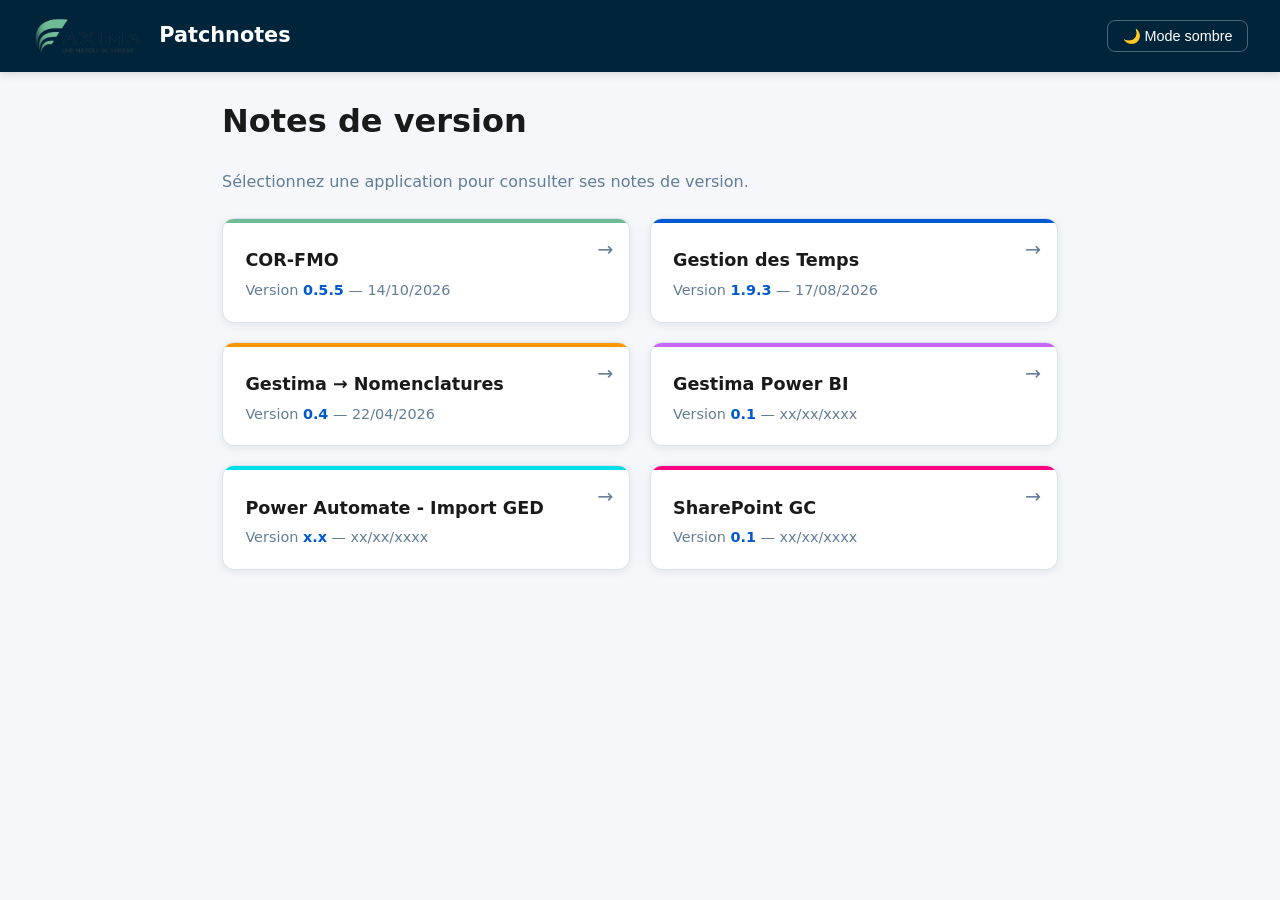
<file: index.html>
<!doctype html>
<html lang="fr">
<head>
    <meta charset="utf-8">
    <meta name="viewport" content="width=device-width, initial-scale=1">
    <title>Patchnotes EQUANS</title>
    <link rel="stylesheet" href="style.css">
    <script>
        try {
            if (localStorage.getItem('equans-theme') === 'dark') {
                document.documentElement.classList.add('dark');
            }
        } catch (e) {
            // Ignoré : localStorage bloqué (iframe sandbox SharePoint)
        }
    </script>
    <script src="script.js" defer></script>
</head>
<body>

<header class="header">
    <div class="header-left">
        <img src="Logo_Axima_Concept_Equans.png" alt="Logo EQUANS" class="header-logo">
        <h1 class="header-title">Patchnotes</h1>
    </div>
    <div class="header-right">
        <button class="theme-toggle" type="button">🌙 Mode sombre</button>
    </div>
</header>

<main class="main">
    <h1>Notes de version</h1>
    <p class="version-info">Sélectionnez une application pour consulter ses notes de version.</p>

    <div class="cards-grid">

        <a href="patchnotes_co_tqf.html" class="card card-accent-green">
            <span class="card-arrow">→</span>
            <h2 class="card-title">COR-FMO</h2>
            <p class="card-version">Version <strong>0.5.5</strong> — 14/10/2026</p>
        </a>

        <a href="patchnotes_gdt.html" class="card card-accent-blue">
            <span class="card-arrow">→</span>
            <h2 class="card-title">Gestion des Temps</h2>
            <p class="card-version">Version <strong>1.9.3</strong> — 17/08/2026</p>
        </a>

        <a href="patchnotes_gestima_nm.html" class="card card-accent-orange">
            <span class="card-arrow">→</span>
            <h2 class="card-title">Gestima → Nomenclatures</h2>
            <p class="card-version">Version <strong>0.4</strong> — 22/04/2026</p>
        </a>

        <a href="patchnotes_gestima_PBI.html" class="card card-accent-purple">
            <span class="card-arrow">→</span>
            <h2 class="card-title">Gestima Power BI</h2>
            <p class="card-version">Version <strong>0.1</strong> — xx/xx/xxxx</p>
        </a>

        <a href="patchnotes_PA_import_ged.html" class="card card-accent-cyan">
            <span class="card-arrow">→</span>
            <h2 class="card-title">Power Automate - Import GED</h2>
            <p class="card-version">Version <strong>x.x</strong> — xx/xx/xxxx</p>
        </a>

        <a href="patchnotes_sharepoint_GC.html" class="card card-accent-pink">
            <span class="card-arrow">→</span>
            <h2 class="card-title">SharePoint GC</h2>
            <p class="card-version">Version <strong>0.1</strong> — xx/xx/xxxx</p>
        </a>

    </div>
</main>

</body>
</html>
</file>
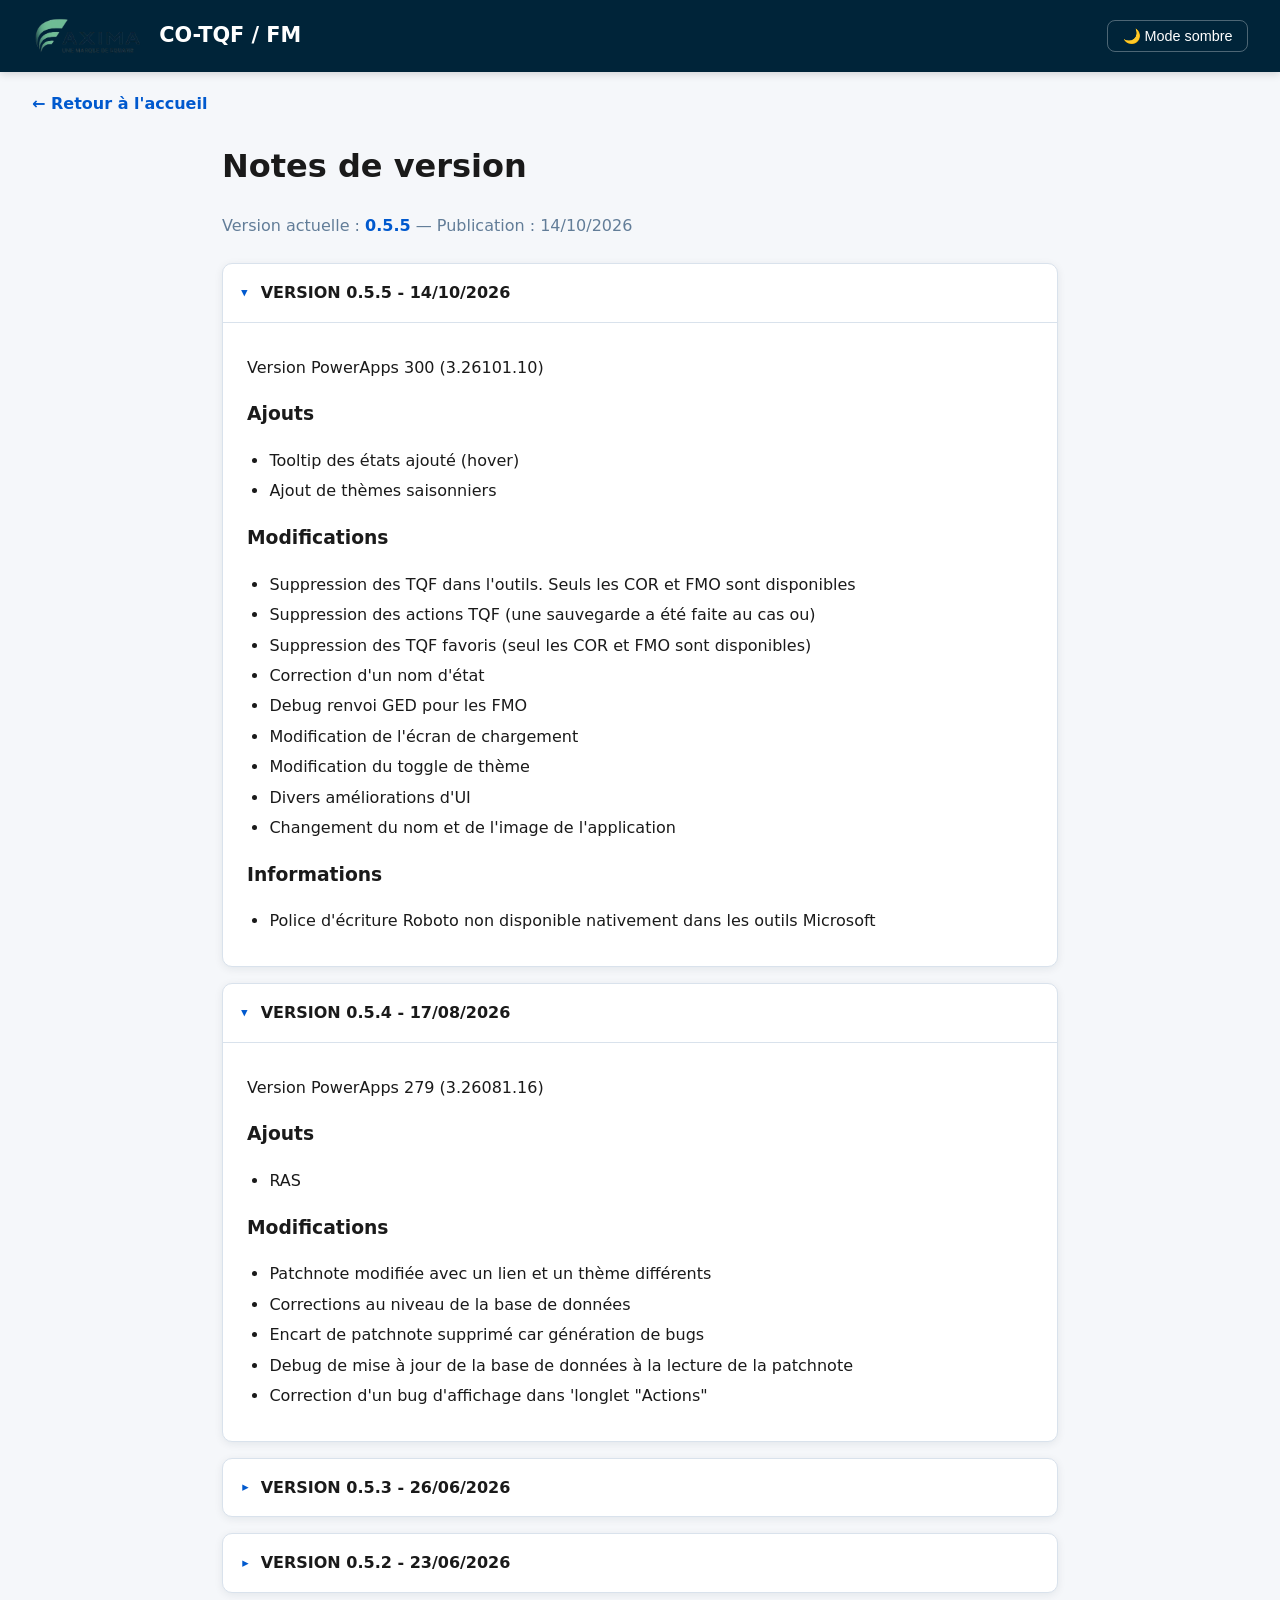
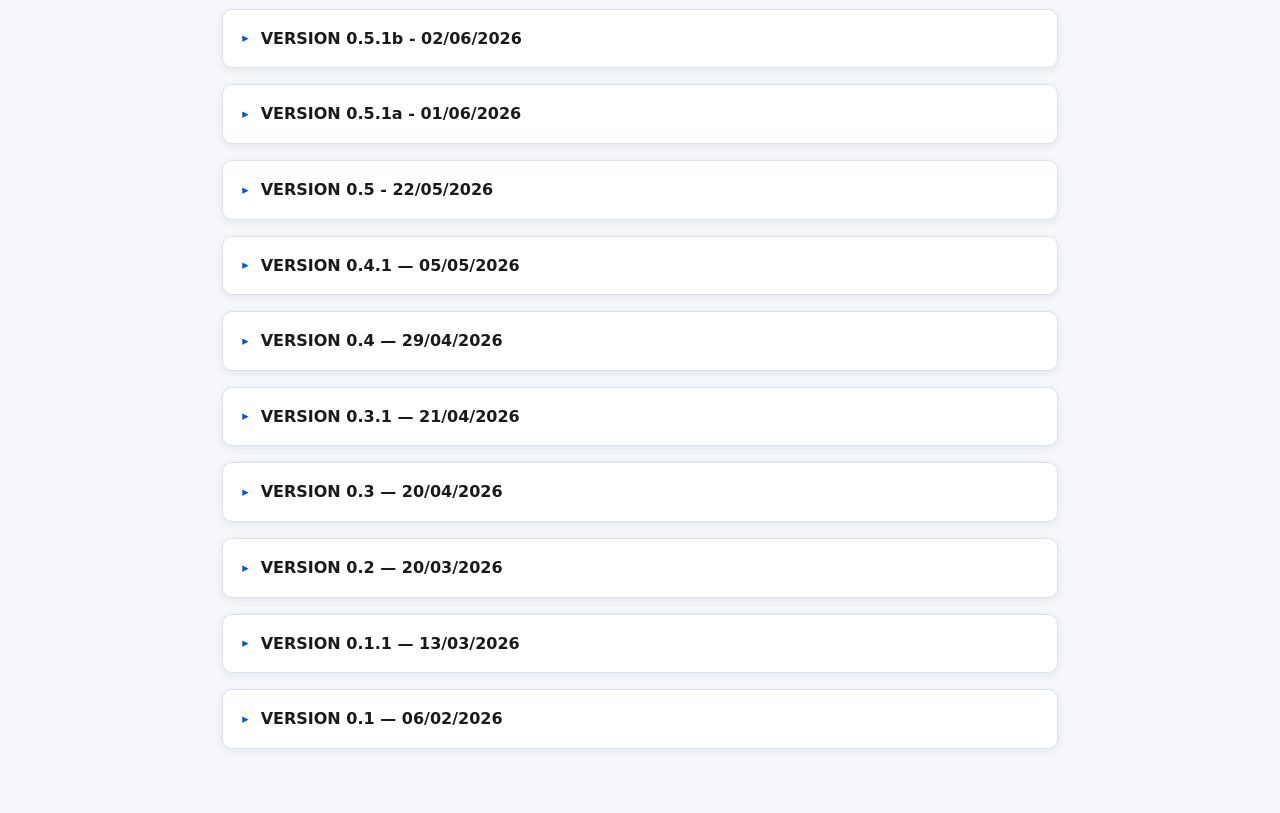
<file: patchnotes_co_tqf.html>
<!doctype html>
<html lang="fr">
<head>
    <meta charset="utf-8">
    <meta name="viewport" content="width=device-width, initial-scale=1">
    <title>CO-TQF / FM - Patchnotes</title>
    <link rel="stylesheet" href="style.css">
    <script>
        try {
            if (localStorage.getItem('equans-theme') === 'dark') {
                document.documentElement.classList.add('dark');
            }
        } catch (e) {
            // Ignoré : localStorage bloqué (iframe sandbox SharePoint)
        }
    </script>
    <script src="script.js" defer></script>
</head>
<body>

<header class="header">
    <div class="header-left">
        <img src="Logo_Axima_Concept_Equans.png" alt="Logo EQUANS" class="header-logo">
        <h1 class="header-title">CO-TQF / FM</h1>
    </div>
    <div class="header-right">
        <button class="theme-toggle" type="button">🌙 Mode sombre</button>
    </div>
</header>

<a href="index.html" class="back-link">← Retour à l'accueil</a>

<main class="main">
<h1>Notes de version</h1>
<p class="version-info">Version actuelle : <strong>0.5.5</strong> — Publication : 14/10/2026</p>

<!-- ========================= VERSION 0.5.5 - 14/10/2026 ========================= -->
<details open>
    <summary><span class="chevron">▸</span>VERSION 0.5.5 - 14/10/2026</summary>
    <div class="content">
        <p>Version PowerApps 300 (3.26101.10)</p>

		<h3>Ajouts</h3>
		<ul>
            <li>Tooltip des états ajouté (hover)</li>
            <li>Ajout de thèmes saisonniers</li>
        </ul>
		
		<h3>Modifications</h3>
		<ul>
            <li>Suppression des TQF dans l'outils. Seuls les COR et FMO sont disponibles</li>
            <li>Suppression des actions TQF (une sauvegarde a été faite au cas ou)</li>
            <li>Suppression des TQF favoris (seul les COR et FMO sont disponibles)</li>
            <li>Correction d'un nom d'état</li>
            <li>Debug renvoi GED pour les FMO</li>
            <li>Modification de l'écran de chargement</li>
            <li>Modification du toggle de thème</li>
            <li>Divers améliorations d'UI</li>
            <li>Changement du nom et de l'image de l'application</li>
        </ul>

        <h3>Informations</h3>
		<ul>
            <li>Police d'écriture Roboto non disponible nativement dans les outils Microsoft</li>
        </ul>
    </div>
</details>


<!-- ========================= VERSION 0.5.4 - 17/08/2026 ========================= -->
<details open>
    <summary><span class="chevron">▸</span>VERSION 0.5.4 - 17/08/2026</summary>
    <div class="content">
        <p>Version PowerApps 279 (3.26081.16)</p>

		<h3>Ajouts</h3>
		<ul>
            <li>RAS</li>
        </ul>
		
		<h3>Modifications</h3>
		<ul>
            <li>Patchnote modifiée avec un lien et un thème différents</li>
            <li>Corrections au niveau de la base de données</li>
            <li>Encart de patchnote supprimé car génération de bugs</li>
            <li>Debug de mise à jour de la base de données à la lecture de la patchnote</li>
            <li>Correction d'un bug d'affichage dans 'longlet "Actions"</li>
        </ul>
    </div>
</details>

<!-- ========================= VERSION 0.5.3 - 26/06/2026 ========================= -->
<details>
    <summary><span class="chevron">▸</span>VERSION 0.5.3 - 26/06/2026</summary>
    <div class="content">
        <p>Version PowerApps 276 (3.26063.9)</p>
        <h3>🔧Modifications</h3>
        <ul>
			<li>La couleur d'arrière plan de la création d'une action déjà existante dans la BDD est désormais rouge.</li>
			<li>La couleur s'update avec une sauvegarde (et non pas à la modification dans le tableau)</li>
			<li>La couleur ne change pas si il y a 2 fois le même élément dans le tableau</li>
			<li>Debug du FMO ne se montrant pas dans la liste COR-TQF-FMO alors qu'on triait dessus</li>
			<li>Modification d'UI pour la taille des conteneurs des listes/tableaux</li>
			<li>Debug du choix des favoris dans la création d'actions</li>
        </ul>
    </div>
</details>

<!-- ========================= VERSION 0.5.2 - 23/06/2026 ========================= -->
<details>
    <summary><span class="chevron">▸</span>VERSION 0.5.2 - 23/06/2026</summary>
    <div class="content">
        <p>Version PowerApps 271 (3.26062.6)</p>
        <h3>🔧Modifications</h3>
        <ul>
			<li>Debug suite à une modification de base de données EQUANS sur les noms-prénoms-gaia</li>
			<li>Les thèmes sont désormais fonctionnel en tous états</li>
			<li>Le thème favori de l'application est désormais sauvegardé et n'est plus le même que celui de la gestion des temps</li>
			<li>Le thème de base est désormais clair</li>
        </ul>

        <h3>➕Ajouts</h3>
        <ul>
			<li>Ajout d'un écran de chargement avec des statuts</li>
        </ul>
    </div>
</details>

<!-- ========================= VERSION 0.5.1b - 01/06/2026 - The GOAT Bourrigan Patch========================= -->
<details>
    <summary><span class="chevron">▸</span>VERSION 0.5.1b - 02/06/2026</summary>
	<p><i>Version finale suite découverte d'un bug lors de la maj 0.5.1</i></p>
    <div class="content">
        <p>Version PowerApps 256 (3.26053.13)</p>
        <h3>🔧Modifications</h3>
        <ul>
			<li>Gain de place pour les cases à cocher</li>
			<li>Couleur du bandeau rouge quand la dernière version n'est pas installée</li>
			<li>Ajout d'un bouton pour lire la patchnote locale (écrasée à chaque version différente)</li>
			<li>Suppression du compteur d'actions pour les TQF afin de gagner de la mémoire</li>
        </ul>

        <h3>➕Ajouts</h3>
        <ul>
			<li>Ajout de vérification des COR-TQF-FMO sans métiers avec case à cocher</li>
			<li>Les pilotes sont désormais automatiquement mis lors de l'import de la ligne, si et seulement si le document a été intégré à la GED (donc hors statut PRO)</li>
			<li>Ajout d'une fenetre de patchnote, qui se retire si validée</li>
			<li>Ajout d'une liste des vesrions des applis</li>
			<li>Ajout d'une liste des dernières versions lues par les utilisateurs afin de montrer ou non la patchnote de la version actuelle</li>
			<li>Métier "SAFETY" désormais disponible</li>
        </ul>
    </div>
</details>

<!-- ========================= VERSION 0.5.1a - 01/06/2026 ========================= -->
<details>
    <summary><span class="chevron">▸</span>VERSION 0.5.1a - 01/06/2026</summary>
	<p><i>Version temporaire suite découverte d'un bug lors de la maj 0.5.1</i></p>
    <div class="content">
        <p>Version PowerApps 236 (3.26053.13)</p>
        <h3>Modifications</h3>
        <ul>
			<li>Déplacement de la feuille TQF en 1ère place</li>
			<li>"Uniquement" ajouté pour les cases à cocher</li>
			<li>Debug d'un problème de filtre sur état dans COR-TQF-FMO</li>
        </ul>

        <h3>Ajouts</h3>
        <ul>
			<li>Mise en place d'un bouton pour ouvrir excel directement sur le bureau (test). La fonction web reste disponible.</li>
        </ul>
    </div>
</details>

<!-- ========================= VERSION 0.5 - 22/05/2026 ========================= -->
<details>
    <summary><span class="chevron">▸</span>VERSION 0.5 - 22/05/2026</summary>
    <div class="content">
        <p>Version PowerApps 227 (3.26052.14)</p>
        <h3>Modifications</h3>
        <ul>
			<li>Modification de l'UI dans l'onglet CO-TQF-FM</li>
			<li>Correction d'un bug au niveau de l'état de la TQF pouvant supprimer l'état et ne pas bien montrer le bouton de sauvegarde</li>
			<li>Les CO-TQF-FM sont classés par n° chrono (donc par batiment), plutot qu'aléatoirement</li>
			<li>Cela mélange aussi les TQF de la CP dedans car leur chrono est a 5 et non 6 chiffres</li>
			<li>Modifications des CO en COR car il s'agit du vrai trigramme GED</li>
			<li>Pilotes ungrouped sur l'Excel (ils étaient groupés avec le lien GED)</li>
			<li>Quelques modifications de couleurs à cause de problèmes de thèmes</li>
        </ul>

        <h3>Ajouts</h3>
        <ul>
			<li>Ajout de la colonne métier, permettant de choisir plusieurs métiers pour une TQF</li>
			<li>Cette colonne apparait aussi dans l'excel</li>
			<li>Les métiers existant sont HVAC, EIC et Mockup.</li>
			<li>Il est impossible d'enregistrer un élément si le métier est vide</li>
			<li>L'ordre est toujours "EIC, HVAC, Mockup". Aucun besoin de rentrer dans cet ordre, le tri se fait tout seul</li>
			<li>Impossible de trier dans l'application. Le tri est disponible uniquement dans l'Excel</li>
			<li>Idem pour FM qui devient FMO</li>
        </ul>

    </div>
</details>

<!-- ========================= VERSION 0.4.1 — 05/05/2026 ========================= -->
<details>
    <summary><span class="chevron">▸</span>VERSION 0.4.1 — 05/05/2026</summary>
    <div class="content">
        <p>Version PowerApps 217 (3.26044.14)</p>
        <h3>Modifications</h3>
        <ul>
			<li>Liste des états CO-TQF-FM agrandie de 1 élément (Cloturée - COR-FM)</li>
        </ul>

        <h3>Ajouts</h3>
        <ul>
			<li>La liste des états des CO-TQF est désormais dans la liste "A13 - Statuts CO-TQF-FM"</li>
        </ul>

    </div>
</details>

<!-- ========================= VERSION 0.4 — 29/04/2026 ========================= -->
<details>
    <summary><span class="chevron">▸</span>VERSION 0.4 — 29/04/2026</summary>
    <div class="content">
        <p>Version PowerApps 214 (3.26043.17)</p>
        <h3>Modifications</h3>
        <ul>
			<li>Les boutons "Sauvegarde" et "Annulé" sont replacés dans l'onglet Actions</li>
			<li>Date cible retirée. Dans la BDD, la date n'existe plus, la métadonnée SharePoint sera utilisée à sa place (date de création de la ligne de données)</li>
			<li>Gain de place pour ajouter la nouvelle colonne DOC MAJ</li>
			<li>La recherche du livrable MAJ est possible uniquement sur le même livrable impacté. Seuls les indices peuvent changer</li>
			<li>Suppression des couleurs dans l'onglet actions car pas nécessaire et trop gourmand</li>
			<li>Quelques modifications de titres</li>
			<li>Suppression d'éléments d'UI perturbateurs suite à cette màj</li>
			<li>Modification du titre de l'application</li>
			<li>Modification de l'icone de l'application</li>
        </ul>

        <h3>Ajouts</h3>
        <ul>
			<li>Les changements d'actions sont désormais sauvegardés dans une base de données</li>
			<li>La création des actions est aussi enregistrée dans une autre base de données pour historisation des modifications</li>
			<li>L'historique des FM est désormais sauvegardé</li>
			<li>Ajout du mode sombre, disponible sur l'onglet CO-TQF-FM. Il est identique a celui de la gestion de temps, et prend votre préférence de base.</li>
        </ul>
    </div>
</details>

<!-- ========================= VERSION 0.3.1 — 21/04/2026 ========================= -->
<details>
    <summary><span class="chevron">▸</span>VERSION 0.3.1 — 21/04/2026</summary>
    <div class="content">
        <p>Version PowerApps 182 (3.26041.15)</p>
        <h3>Modifications</h3>
        <ul>
            <li>Les liens GED pour les CO-TQF sont désormais présent dans la BDD</li>
            <li>Il est possible de cliquer sur un bouton pour acceder au lien GED CO-TQF</li>
			<li>Quelques modifications de tooltip</li>
        </ul>
    </div>
</details>

<!-- ========================= VERSION 0.3 — 20/04/2026 ========================= -->
<details>
    <summary><span class="chevron">▸</span>VERSION 0.3 — 20/04/2026</summary>
    <div class="content">
        <p>Version PowerApps 178 (3.26041.15)</p>
        <h3>Modifications</h3>
        <ul>
            <li>La création d'actions est + simple, mais nécessite une sauvegarde avant tout envoi dans la BDD</li>
            <li>La page d'arrivée est désormais la page des CO-TQF-FM</li>
            <li>Les éléments périmés apparaissent car le filtrage automatique engendrait des bugs</li>
			<li>Suppression du bouton pour cacher/montrer l'onglet filtre sur CO-TQF-FM</li>
			<li>Suppression du bouton import car désormais impossible de le faire selon la configuration actuelle</li>
			<li>Quelques modifications de texte</li>
        </ul>

        <h3>Ajouts</h3>
        <ul>
			<li>Ajout des FM dans la base de données. Tous ce qui est CO-TQF est donc modifié en CO-TQF-FM ou CTF par gain de place</li>
			<li>L'ajout d'une FM ce fait via l'élément vert. Le numéro se fait automatiquement selon le bâtiment et les éléments déjà existant</li>
			<li>La montée d'indice d'une FM est selon le dernier indice du numéro de la FM. Il est impossible de monter l'indice A si le B existe</li>
			<li>Dans la création d'action, il est possible de se mettre en pilote en cliquant sur la plume. Cela evite de chercher. Dispo dans d'autres onglet aussi</li>
			<li>La numérotation des FM est identique avec celle des TQF : LBGN-2-AXI-FMO-xxyyyy-z</li>
            <li>Le dernier import GED sur la BDD est désormais disponible dans l'onglet CO-TQF (idem que sur gestion des temps)</li>
            <li>Un message de confirmation est désormais présent lorsqu'on quitte l'application</li>
			<li>Il est désormais + simple de rechercher une typologie (CO, TQF et FM). Une liste de recherche est disponible</li>
			<li>Il est possible de choisir des CO-TQF-FM en favoris</li>
			<li>Il est possible de trier pour voir uniquement ces doc favoris</li>
			<li>Le choix de favoris est possible lors de la création d'actions, pour CHR ou pour DOC</li>
			<li>Les nouvelles CO-TQF se mettent automatiquement avec le commentaire "RAS"</li>
			<li>Ajout d'un lien pour l'excel v2 (base de données complète v0.1) dans l'onglet CO-TQF-FM</li>
        </ul>

    </div>
</details>

<!-- ========================= VERSION 0.2 — 20/03/2026 ========================= -->
<details>
    <summary><span class="chevron">▸</span>VERSION 0.2 — 20/03/2026</summary>
    <div class="content">
        <p>Version PowerApps 124 (3.26032.12)</p>
        <h3>Modifications</h3>
        <ul>
            <li>Bouton pour masquer/montrer l'onglet filtre bloqué dans l'onglet CO-TQF (car pas utile)</li>
            <li>Ajouter un commentaire n'est plus obligatoire dans l'onglet CO-TQF</li>
            <li>Liste de TQF mise à jour avec les bons statuts et mauvais indices supprimés</li>
        </ul>

        <h3>Ajouts</h3>
        <ul>
            <li>Possibilité de trier les CO et TQF sur les bâtiments (prise en compte sur le power automate aussi)</li>
            <li>Ajout du statut périmé</li>
            <li>Possibilité d'afficher ou non la deuxième ligne de chaque enregistrement de CO/TQF</li>
            <li>Les TQF périmés ne se montrent pas nativement, il faudra cocher le bouton pour les montrer</li>
        </ul>

    </div>
</details>

<!-- ========================= VERSION 0.1.1 ========================= -->
<details>
    <summary><span class="chevron">▸</span>VERSION 0.1.1 — 13/03/2026</summary>
    <div class="content">
        <p>Version PowerApps 103 (3.26031.13)</p>
        <h3>Modifications</h3>
        <ul>
            <li>Il est désormais possible de modifier le titre des actions</li>
            <li>Suppression du bouton inutile</li>
            <li>Modifications du panel filtre dans "CO et TQF"</li>
        </ul>

        <h3>Ajouts</h3>
        <ul>
            <li>Versioning ajouté</li>
            <li>Accès possible à la nouvelle base de données complète</li>
        </ul>

        <h3>GED</h3>
        <ul>
            <li>Se référer à la patchnote de la gestion des temps (ne sera pas remis)</li>
        </ul>
    </div>
</details>

<!-- ========================= VERSION 0.1 ========================= -->
<details>
    <summary><span class="chevron">▸</span>VERSION 0.1 — 06/02/2026</summary>
    <div class="content">
        <p>Version PowerApps 98 (3.26014.7)</p>
        <h3>Modifications</h3>
        <ul>
            <li>RAS</li>
        </ul>

        <h3>Ajouts</h3>
        <ul>
            <li>Création de l'application</li>
        </ul>

        <h3>GED</h3>
        <ul>
            <li>Se référer à la patchnote de la gestion des temps</li>
        </ul>
    </div>
</details>

</main>

</body>
</html>
</file>
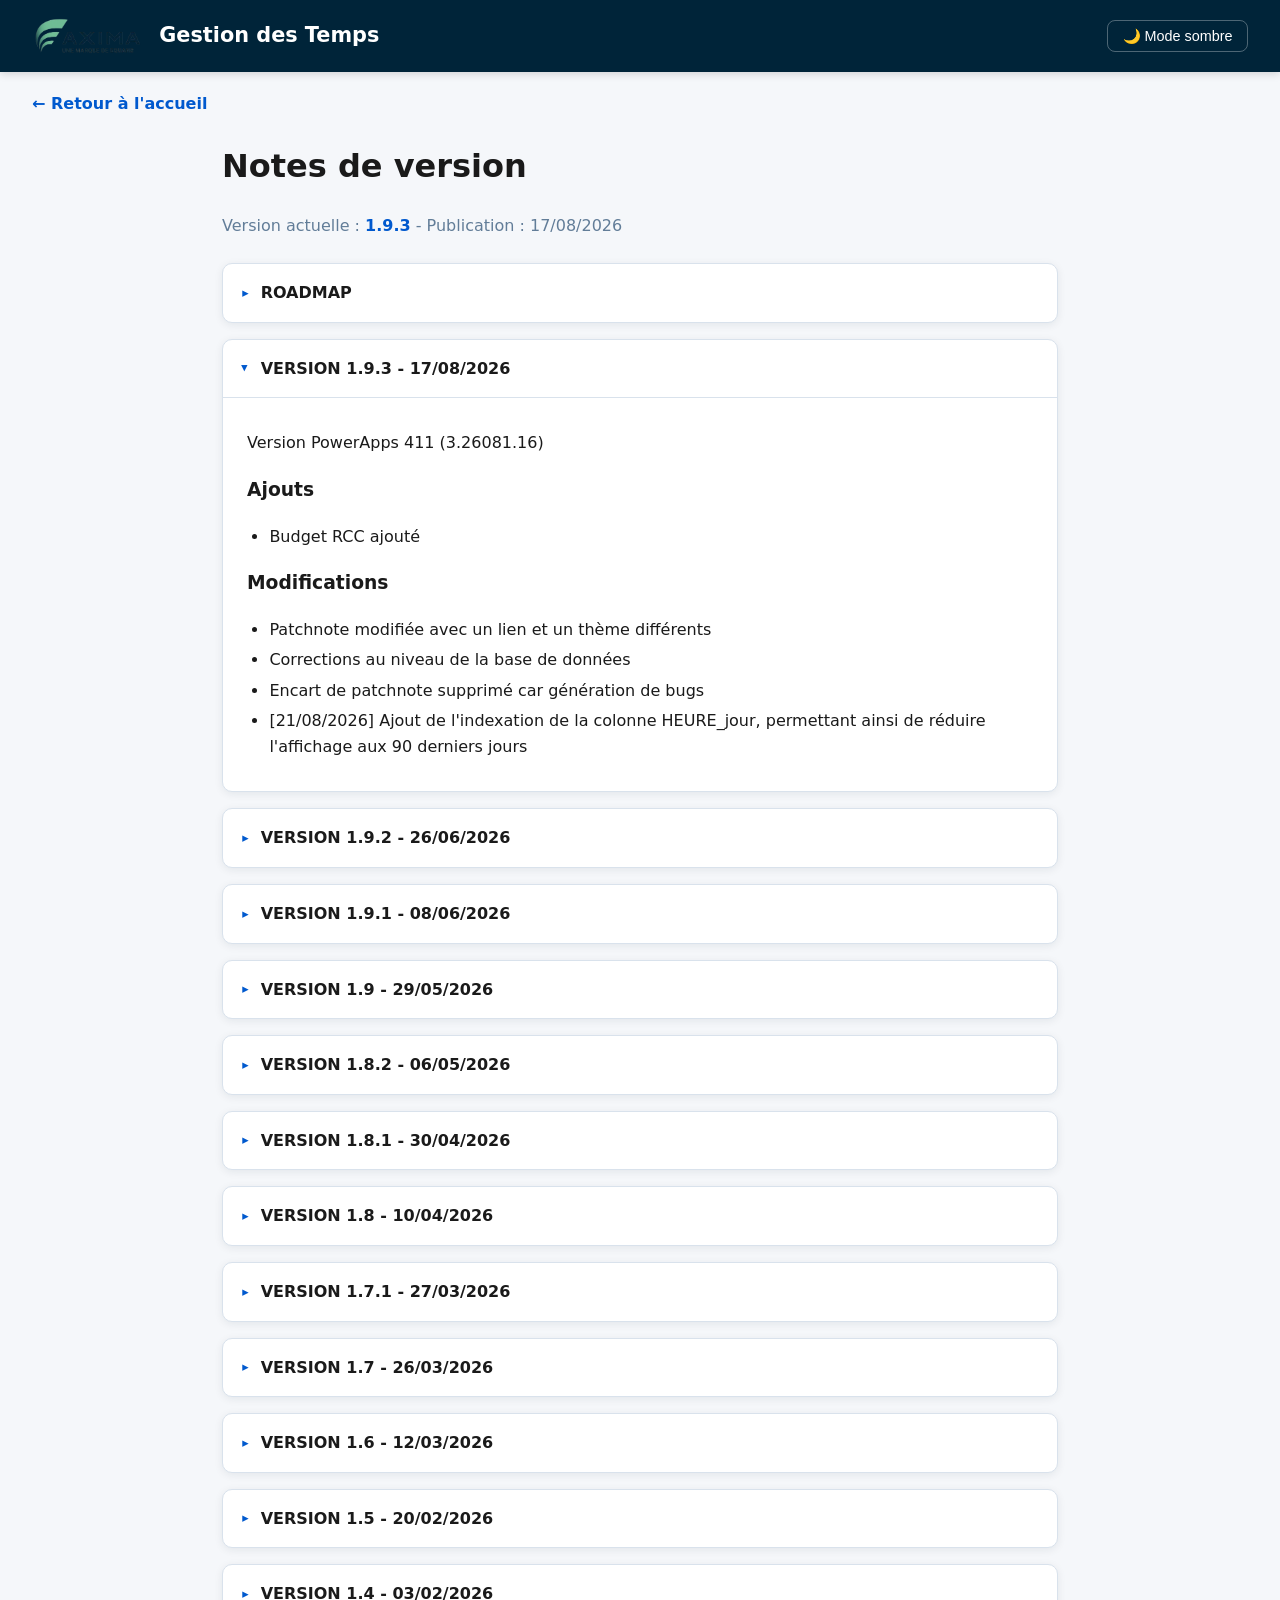
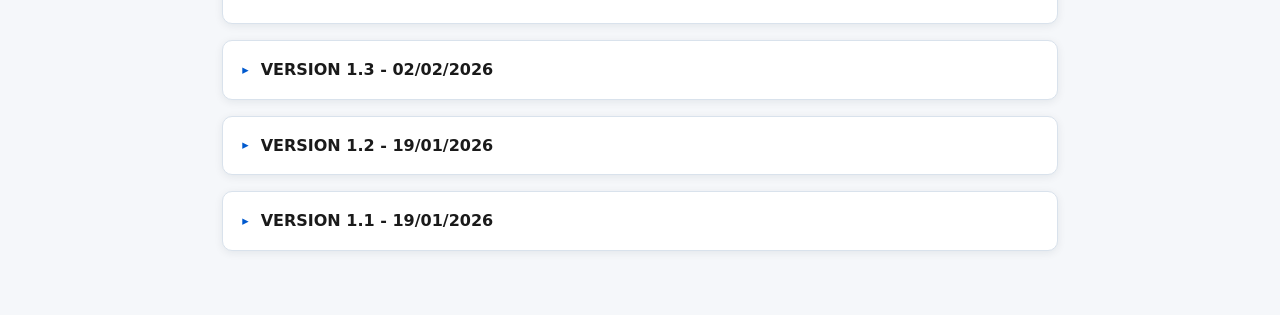
<file: patchnotes_gdt.html>
<!doctype html>
<html lang="fr">
<head>
    <meta charset="utf-8">
    <meta name="viewport" content="width=device-width, initial-scale=1">
    <title>Gestion des Temps - Patchnotes</title>
    <link rel="stylesheet" href="style.css">
    <script>
        try {
            if (localStorage.getItem('equans-theme') === 'dark') {
                document.documentElement.classList.add('dark');
            }
        } catch (e) {
            // Ignoré : localStorage bloqué (iframe sandbox SharePoint)
        }
    </script>
    <script src="script.js" defer></script>
</head>
<body>

<header class="header">
    <div class="header-left">
        <img src="Logo_Axima_Concept_Equans.png" alt="Logo EQUANS" class="header-logo">
        <h1 class="header-title">Gestion des Temps</h1>
    </div>
    <div class="header-right">
        <button class="theme-toggle" type="button">🌙 Mode sombre</button>
    </div>
</header>

<a href="index.html" class="back-link">← Retour à l'accueil</a>

<main class="main">
<h1>Notes de version</h1>
<p class="version-info">Version actuelle : <strong>1.9.3</strong> - Publication : 17/08/2026</p>

<details>
	<summary><span class="chevron">▸</span>ROADMAP</summary>
	<div class="content">
        <h3>A prévoir</h3>
        <ul>
            <li>Gestion des pointages Méca à automatiser + facilement</li>
            <li>Versatilité des droits de management (bâtiments, personnes etc.)</li>
            <li>Refaire les thèmes de couleur pour uniformiser</li>
            <li>Modification du site SharePoint</li>
			<li>Revoir les n° chrono en retirant l'indice! (permet ainsi de montrer + que 1 élément)</li>
        </ul>
	</div>
</details>

<!-- ========================= VERSION 1.9.3 ========================= -->
<details open>
	<summary><span class="chevron">▸</span>VERSION 1.9.3 - 17/08/2026</summary>
	<div class="content">
        <p>Version PowerApps 411 (3.26081.16)</p>
		
		<h3>Ajouts</h3>
		<ul>
            <li>Budget RCC ajouté</li>
        </ul>
		
		<h3>Modifications</h3>
		<ul>
            <li>Patchnote modifiée avec un lien et un thème différents</li>
            <li>Corrections au niveau de la base de données</li>
            <li>Encart de patchnote supprimé car génération de bugs</li>
			<li>[21/08/2026] Ajout de l'indexation de la colonne HEURE_jour, permettant ainsi de réduire l'affichage aux 90 derniers jours</li>
        </ul>
	</div>
</details>

<!-- ========================= VERSION 1.9.2 - The 404 not found Update ========================= -->
<details>
	<summary><span class="chevron">▸</span>VERSION 1.9.2 - 26/06/2026</summary>
	<div class="content">
        <p>Version PowerApps 404 <i><font size="1">Not found</font></i> (3.26063.9)</p>

		<h3>Modifications</h3>
		<ul>
            <li>Modification d'éléments pour les liens GED</li>
			<li>Modifications des tooltip des liens GED</li>
			<li>Modification de l'écran de chargement</li>
			<li>L'encart patchnote ne fait plus de d'apparition aléatoire</li>
        </ul>
	</div>
</details>

<!-- ========================= VERSION 1.9.1 ========================= -->
<details>
	<summary><span class="chevron">▸</span>VERSION 1.9.1 - 08/06/2026</summary>
	<div class="content">
        <p>Version PowerApps 396 (3.26054.13)</p>
        <h3>Ajouts</h3>
        <ul>
			<li>Ajout de la patchnote</li>
		</ul>
	</div>
</details>

<!-- ========================= VERSION 1.9 - The SAWIKOWSKI Update ========================= -->
<details>
	<summary><span class="chevron">▸</span>VERSION 1.9 - 29/05/2026</summary>
	<div class="content">
        <p>Version PowerApps 392 (3.26053.13)</p>
        <h3>Modifications</h3>
        <ul>
            <li>Modifications d'UI</li>
			<li>Correction d'un bug n'affichant pas l'avancement dans le cas ou la barre de navigation est en haut</li>
			<li>Suppression de l'accès excel, car celui-ci n'est pas maintenu (le v2 reste accessible)</li>
			<li>Certains type de livrables ont désormais leur propre système d'avancement</li>
			<li>Modification de la plupart des vérifications utilisateur : les check se font désormais sur le GAIA et non le prénom-nom</li>
			<li>La liste des livrables est désormais triée par ordre alphabétique des numéros de doc</li>
			<li>L'erreur montre le profil associé pour les heures</li>
			<li>Les liens vers l'excel s'ouvrent désormais à la feuille voulue</li>
			<li>Modification du système de calcul très simple car l'ingénieur qui a fait le code a bien anticipé les données</li>
			<li>PATCH : v391 → v392 : erreur d'affichage des noms dans la liste des droits utilisateurs</li>
        </ul>
        <h3>Ajouts</h3>
        <ul>
			<li>Pour tous les profils (pas que les admins), possibilité de choisir un autre profil utilisateur</li>
			<li>L'onglet du choix utilisateur apparait grace à l'icone avec 2 personnes</li>
			<li>Il est possible de revenir a son propre prodif en cliquant sur l'icone personne dans la barre des tâches</li>
			<li>Une base de données est en place pour autoriser les accès aux profils selon la personne</li>
			<li>Ajout d'un icone personne afin de voir la différence entre nos chiffrage et ceux effectué pour les autres</li>
			<li>Ajout d'un nom prénom propriétaire (vous) qui remplace le prenom nom qui est utilisé pour changer de profil</li>
			<li>Désormais, lorsque les données peuvent être enregistrée sur la BDD, la bordure du bouton clignote en jaune-vert</li>
			<li>Il est possible de cliquer sur le bouton "Envoyer mail" pour faire une demande de gestion de profils utilisateurs</li>
		</ul>
	</div>
</details>

<!-- ========================= VERSION 1.8.2 - The QUEDINET Update ========================= -->
<details>
	<summary><span class="chevron">▸</span>VERSION 1.8.2 - 06/05/2026</summary>
	<div class="content">
        <p>Version PowerApps 359 (3.26044.14)</p>
        <h3>Modifications</h3>
        <ul>
			<li>Modifications de livrables sur la BDD (erreurs mal patchées dans le passé)</li>
			<li>Modifications des bâtiments (suppression du PAOD pour fusion avec SUB2)</li>
			<li>Ajout de bâtiments suite aux éléments GED</li>
			<li>Modification au niveau des utilisateurs</li>
			<li>Modifications de mauvais bâtiments, activités et métiers dans la BDD des temps (C01)</li>
			<li>La liste des livrables favoris est trié par ordre croissant</li>
			<li>Correction d'un bug lors de l'ajout à la base de données ou les données temporaires ne s'effacent pas correctement (merci Alexis!)</li>
			<li>(Un bug existe toujours avec un livrable fantôme qui se met lors d'un patch. Normalement il apparait et disparait, donc pas problématique)</li>
			<li>Couleur de lignes dans management corrigées</li>
        </ul>
	</div>
</details>

<!-- ========================= VERSION 1.8.1 ========================= -->
<details>
	<summary><span class="chevron">▸</span>VERSION 1.8.1 - 30/04/2026</summary>
	<div class="content">
        <p>Version PowerApps 352 (3.26043.17)</p>
        <h3>Modifications</h3>
        <ul>
            <li>Modifications d'UI</li>
			<li>Correction d'un bug n'affichant pas l'avancement dans le cas ou la barre de navigation est en haut</li>
			<li>Suppression de l'accès excel, car celui-ci n'est pas maintenu (le v2 reste accessible)</li>
        </ul>
	</div>
</details>

<!-- ========================= VERSION 1.8 ========================= -->
<details>
	<summary><span class="chevron">▸</span>VERSION 1.8 - 10/04/2026</summary>
	<div class="content">
        <p>Version PowerApps 348 (3.26035.11)</p>
        <h3>Modifications</h3>
        <ul>
            <li>Les managers ont désormais la capacité de modifier tous les pointages (simplification)</li>
            <li>Le "reset" commentaire est désormais coché de base</li>
            <li>Avancement livrable avant/après ajouté</li>
            <li>Les heures favorites sont désormais grisées si identiques à la BDD</li>
			<li>Suppression du bouton "ajout ou bug" et déplacement du bouton "Voir code de pointage"</li>
			<li>Réorganisation du tableau des vérifications</li>
			<li>HVAC rajoutés aux pilotage standard suites aux différents ajouts des autres pilotages</li>
			<li>Changement des métiers et activité des lignes de pilotage pour mieux correspondre</li>
			<li>Espacements d'éléments revus pour ne pas cliquer par accident sur les mauvais boutons</li>
			<li>La somme des valeurs d'heures ne se fait plus automatiquement, car cela entraine des latences (onglet vue temps et management)</li>
			<li>La somme des valeurs se fait désormais via le bouton rafraichir à droite du texte (onglet vue temps et management)</li>
			<li>Il ne devrait plus y avoir de livrable "fantôme" lorsque rien n'est sélectionné</li>
			<li>Globalité des CBS des différentes LDE mis sur la base de données</li>
			<li>31 titres de livrables de la GED remis à jour dans la BDD suites à des modifications côtés GED</li>
			<li>L'avancement livrable est désormais séparé du pointage afin de bien dissocier les 2</li>
			<li>Diverses modifications d'UI</li>
			<li>Quelques avancements mis à jour sur la base B04</li>
			<li>Quelques favoris mis à jour sur la base A05</li>
			<li>Refonte du code de chargement pour + de fluidité</li>
			<li>Corrections diverses sur les bases de données B01 et C01</li>
			<li>PowerAutomate "import_GED" mis à jour</li>
        </ul>

        <h3>Ajouts</h3>
        <ul>
            <li>Référencement phase 2.1, 2.2 et 2.3 pour les livrables</li>
			<li>Référencement phase 2.1, 2.2, 2.3 et CP pour les TQF (pour outils CO-TQF)</li>
            <li>Référencement du lien OmniGED pour les livrables (pas pour les TQF encore)</li>
			<li>Possible de cliquer sur le livrable pour accéder à sa page OmniGED</li>
            <li>Managers "soft codés" dans une base de données externe. Plus besoin de màj pour ajouter des managers (redit de la 1.7)</li>
            <li>Ajout d'un visuel d'avancement livrable et maquette</li>
			<li>Il n'est désormais plus possible de rentrer une heure inférieure à 0.5 (soit 30 minutes)</li>
			<li>Temps hebdomadaire ajouté, mais pas encore utilisé dans les indicateurs ou dans le logiciel</li>
			<li>Ajout d'un bouton pour reset complètement le tableau de gauche</li>
			<li>Il est désormais possible d'imposer un avancement livrable libre (nombre entier entre -1 et 100 inclus)</li>
			<li>L'avancement livrable se met automatiquement en "maquette" dès lors que l'activité est "Mockup"</li>
			<li>L'avancement "-1 %" est désormais la valeur du "Non applicable", en lieu et place du "0%"</li>
			<li>Lors de l'ajouts de temps à la base de données, le récap temps se met à jour automatiquement. Cela est vrai si maj auto est coché et si le curseur de choix est sur la gauche</li>
			<li>La dernière date d'import de la base de données de la GED est indiquée dans le bandeau du haut de la page Temps (cf. GED ci dessous)</li>
			<li>Un historique des imports GED est désormais disponible</li>
			<li>Un bouton de changement de profil est présent mais sera fonctionnel dans les mises à jour à venir (mettre les temps d'autres personnes)</li>
			<li>Quelques tooltips revus</li>
        </ul>

        <h3>Excel</h3>
        <ul>
            <li>Etats "Créé" et "Modifié" des lignes ajoutés pour la base C01 - Pointage des heures</li>
            <li>Excel "Code pointage" remis à jour. Il sera obsolète une fois la BDD complète terminée</li>
			<li>Quelques modifications sur la base de données complète v0.1</li>
        </ul>

        <h3>GED</h3>
        <ul>
            <li>Le suivi GED se fera désormais dans une liste spécifique</li>
			<li>La date du dernier import GED sera aussi disponible dans l'outils</li>
        </ul>
		
	</div>
</details>

<!-- ========================= VERSION 1.7.1 ========================= -->
<details>
	<summary><span class="chevron">▸</span>VERSION 1.7.1 - 27/03/2026</summary>
	<div class="content">
        <p>Version PowerApps 300 (3.26033.10)</p>
        <h3>Modifications</h3>
        <ul>
            <li>La recherche sur les livrables est désormais possible dans l'onglet Management</li>
        </ul>
	</div>
</details>

<!-- ========================= VERSION 1.7 ========================= -->
<details>
	<summary><span class="chevron">▸</span>VERSION 1.7 - 26/03/2026</summary>
	<div class="content">
        <p>Version PowerApps 298 (3.26033.10)</p>
        <h3>Modifications</h3>
        <ul>
            <li>Il est désormais possible de voir toute l'information "Activité" du livrable pointé</li>
            <li>Suppression du bâtiment "ALL", qui est "All buildings" depuis un moment</li>
            <li>"Signaler un bug" est désormais désactivé, car pas pratique. Une nouvelle méthode sera mise en place</li>
            <li>Correction d'une violation de la Convention de Genève (suppression de croix rouge) </li>
            <li>Diverses modifications d'UI</li>
        </ul>

        <h3>Ajouts</h3>
        <ul>
            <li>Création d'une liste de distribution pour partage de l'application et des sites sharepoint</li>
            <li>Avancement livrable ajouté, et % associé aussi</li>
            <li>Avancement "Non applicable" disponible pour les livrables hors GED</li>
            <li>Lors du chargement de l'application, les 4 dernières semaines de récap s'affichent</li>
            <li>Il est désormais possible de choisir d'afficher les 4 dernières semaines ou la globalité des pointages dans le récap</li>
            <li>Nouvelle liste de managers disponible dans le sharepoint, uniquement modifiable par les propriétaires du site. Plus besoin de mises à jour de l'application pour devenir manager des temps (accès onglet management)</li>
        </ul>

        <h3>A prévoir</h3>
        <ul>
            <li>Gestion des droits pour modifications dans "Management"</li>
            <li>Changement de la vue dans "Management" selon les droits</li>
        </ul>

        <h3>GED</h3>
        <ul>
            <li>Livrables GED ajoutés au 17/03/2026</li>
            <li>Livrables GED ajoutés au 18/03/2026</li>
            <li>Livrables GED ajoutés au 26/03/2026</li>
        </ul>
	</div>
</details>

<!-- ========================= VERSION 1.6 ========================= -->
<details>
    <summary><span class="chevron">▸</span>VERSION 1.6 - 12/03/2026</summary>
    <div class="content">
        <p>Version PowerApps 265 (3.26031.13)</p>
        <h3>Modifications</h3>
        <ul>
            <li>Calendrier ISO et non Anglais pour le management</li>
            <li>Possibilité de modifier le type de budget dans l'onglet management</li>
            <li>Modifications en masse des livrables (95%) pour correspondre aux nouvelles demandes</li>
            <li>Modification des livrables "Autre" qui sont bien des livrables "Production"</li>
            <li>Modifications en masse des pointages (95%) pour correspondre au nouveau template</li>
            <li>Liste des bugs complétée à mise à jour</li>
            <li>Tri de la liste récap + simple (mais toujours long)</li>
        </ul>

        <h3>Ajouts</h3>
        <ul>
            <li>Nouveau bouton pour accéder au nouveau traitement de la base de données</li>
        </ul>

        <h3>GED</h3>
        <ul>
            <li>Livrables GED ajoutés au 06/03/2026</li>
            <li>Livrables GED ajoutés au 11/03/2026</li>
        </ul>
    </div>
</details>

<!-- ========================= VERSION 1.5 ========================= -->
<details>
    <summary><span class="chevron">▸</span>VERSION 1.5 - 20/02/2026</summary>
    <div class="content">
        <p>Version PowerApps 254 (3.26014.7)</p>
        <h3>Modifications</h3>
        <ul>
            <li>Optimisation du mode sombre</li>
            <li>Modification du récap hebdo des heures avec ajout du tri</li>
            <li>Réagencement des options dans l'onglet Management (boutons au début)</li>
            <li>Refonte partielle de la liste Management</li>
            <li>Le panneau filtre est maintenant toujours affiché</li>
            <li>Chaque temps a désormais 2 lignes d'infos + tooltips</li>
            <li>Plus d'espacements pour améliorer la lisibilité</li>
            <li>Suppression de boutons inutiles et tooltips redondants</li>
            <li>Normalement plus besoin de scroller horizontalement</li>
            <li>ID temporairement retiré</li>
        </ul>

        <h3>Ajouts</h3>
        <ul>
            <li>Tri par type d'heure ajouté</li>
            <li>Cumul automatique des heures basé sur le filtre complet</li>
            <li>Ajout des types de budgets + types visibles dans Management</li>
            <li>Bouton Accès Excel dans Vue temps</li>
            <li>Activités ajoutées dans Management</li>
            <li>Commentaires visibles en tooltip dans Vérification</li>
        </ul>

        <h3>GED</h3>
        <ul>
            <li>Livrables GED ajoutés au 17/02/2026</li>
        </ul>
    </div>
</details>

<!-- ========================= VERSION 1.4 ========================= -->
<details>
    <summary><span class="chevron">▸</span>VERSION 1.4 - 03/02/2026</summary>
    
    <div class="content">
        <p>Version PowerApps 234 (3.26014.7)</p>
        <h3>Modifications</h3>
        <ul>
            <li>Ajout des types de budgets aux livrables</li>
            <li>Suppression des catégories obsolètes (Rituels, Réunions)</li>
            <li>Ajout de Pilotage</li>
            <li>Correction d'un bug d'ajout de livrable vide</li>
            <li>Résumé des temps devient manuel</li>
            <li>Suppression du cumul d'heures (problèmes de latence)</li>
        </ul>

        <h3>GED</h3>
        <ul>
            <li>Livrables ajoutés au 02/02/2026</li>
        </ul>
    </div>
</details>

<!-- ========================= VERSION 1.3 ========================= -->
<details>
    <summary><span class="chevron">▸</span>VERSION 1.3 - 02/02/2026</summary>
    <div class="content">
        <p>Version PowerApps 197 (3.26014.6)</p>
        <h3>Modifications</h3>
        <ul>
            <li>Recherche par numéro chrono uniquement</li>
            <li>Recherche sensible à la casse et aux accents</li>
            <li>Correction du dépassement 39h/semaine</li>
            <li>Recherche Vue temps → basée sur la liste globale</li>
            <li>Indices de tâches supprimés</li>
            <li>Reset commentaire corrigé</li>
        </ul>

        <h3>Ajouts</h3>
        <ul>
            <li>Code erreur affiché en cas d’échec d’ajout</li>
        </ul>
    </div>
</details>

<!-- ========================= VERSION 1.2 ========================= -->
<details>
    <summary><span class="chevron">▸</span>VERSION 1.2 - 19/01/2026</summary>
    <div class="content">
    <p>Version PowerApps 116 (3.26011.4)</p>
        <h3>Modifications</h3>
        <ul>
            <li>Améliorations UI diverses</li>
            <li>Suppression/modification de tâches maintenant historisée</li>
            <li>Bouton Refresh data désactivé dans Management</li>
        </ul>

        <h3>Ajouts</h3>
        <ul>
            <li>Colonnes cumul hebdo & journalier ajoutées</li>
            <li>Choix de l'emplacement de la barre des tâches</li>
            <li>Mode sombre/clair ajouté</li>
            <li>Modification d'un livrable via un système de filtre amélioré</li>
            <li>Bouton vers Power Automate (réservé admin)</li>
            <li>Affichage des URLs à autoriser via pop-up</li>
            <li>Écran de chargement ajouté</li>
        </ul>
    </div>
</details>

<!-- ========================= VERSION 1.1 ========================= -->
<details>
    <summary><span class="chevron">▸</span>VERSION 1.1 - 19/01/2026</summary>
    <div class="content">
        <p>Version PowerApps ??? (??? franchement j'y sais plus)</p>
        <h3>Modifications</h3>
        <ul>
            <li>Onglet Temps épuré</li>
            <li>Tri décroissant des dates</li>
            <li>Corrections sur les heures modifiables</li>
            <li>Ajout d'une case reset pour les commentaires</li>
        </ul>

        <h3>Ajouts</h3>
        <ul>
            <li>Système de favoris pour les livrables</li>
            <li>Bouton signalement bug/idée</li>
            <li>Accès aux codes de pointage via Excel</li>
            <li>Suppression d'heures dans Management (avec confirmation)</li>
            <li>Accès aux quantitatifs du projet (Excel TCD)</li>
        </ul>

        <h3>Demandes</h3>
        <ul>
            <li>Voir la liste des bugs/idées</li>
        </ul>
    </div>
</details>

</main>

</body>
</html>
</file>
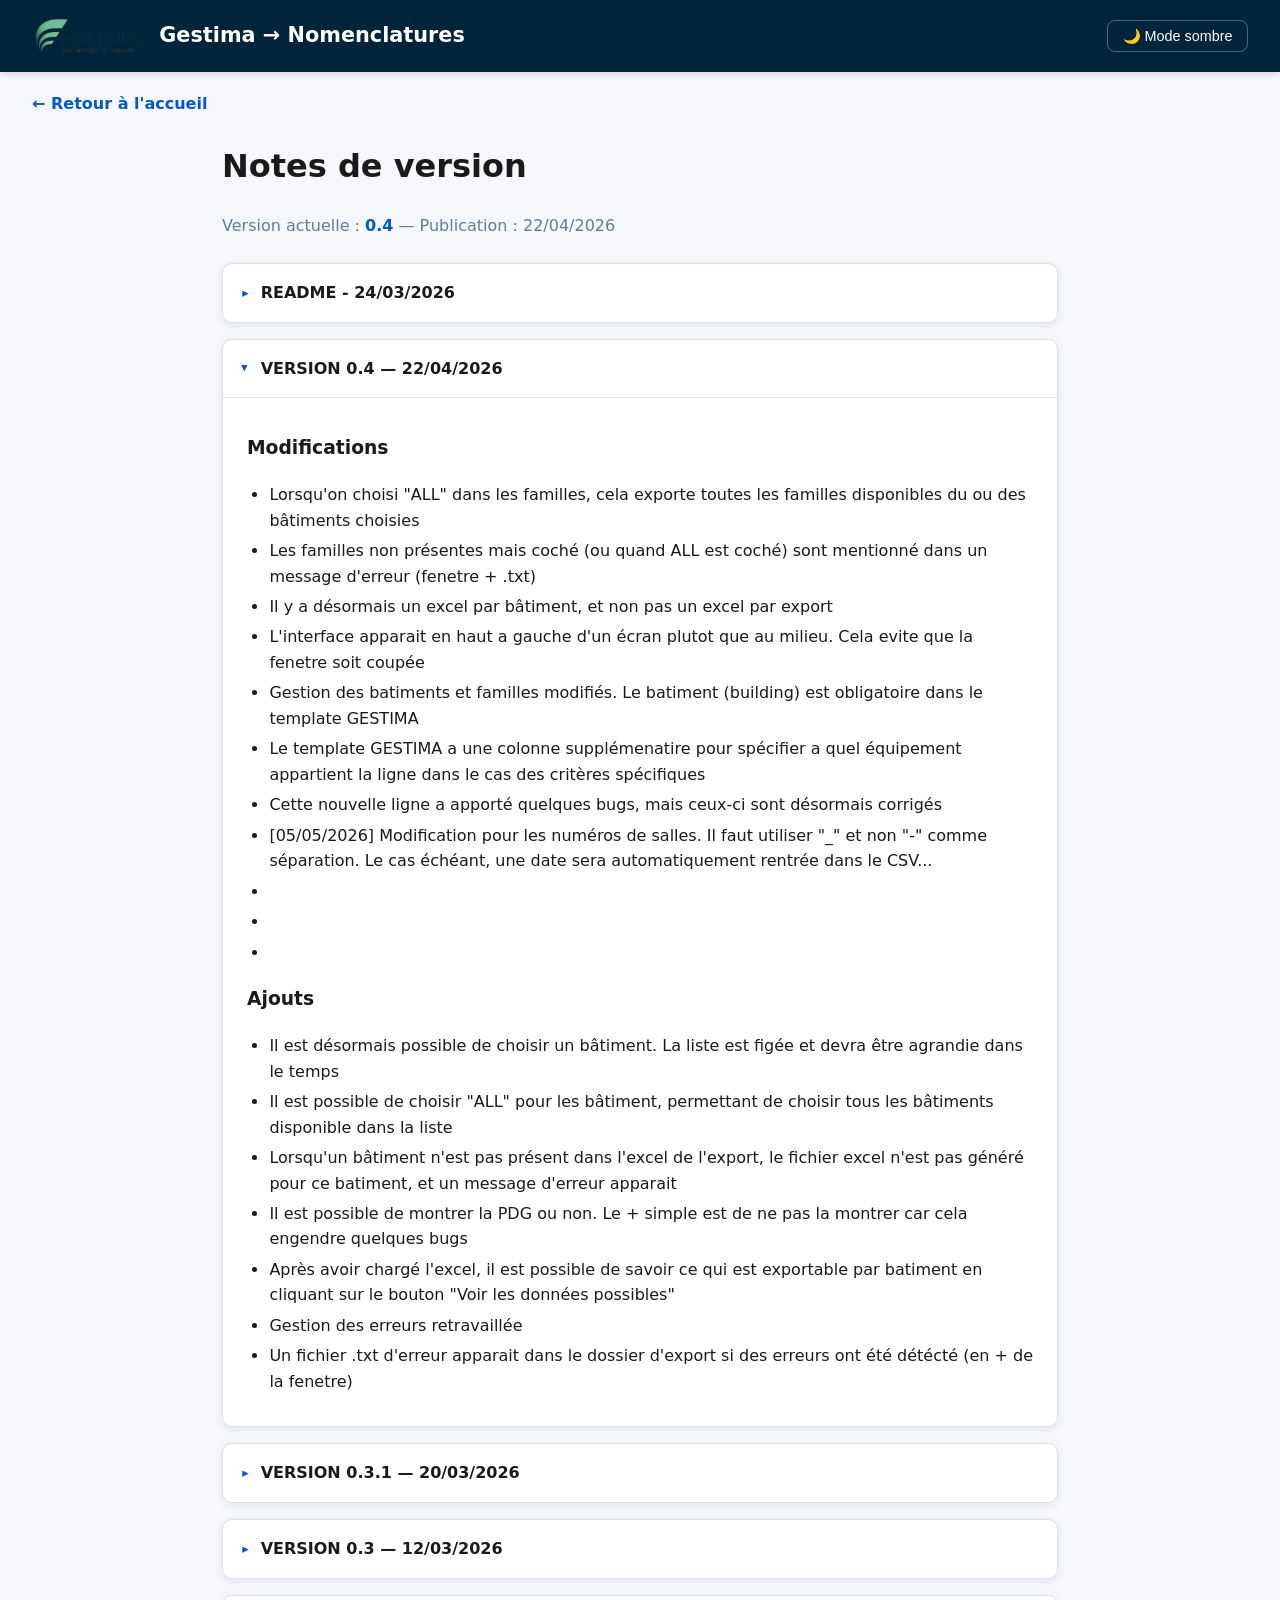
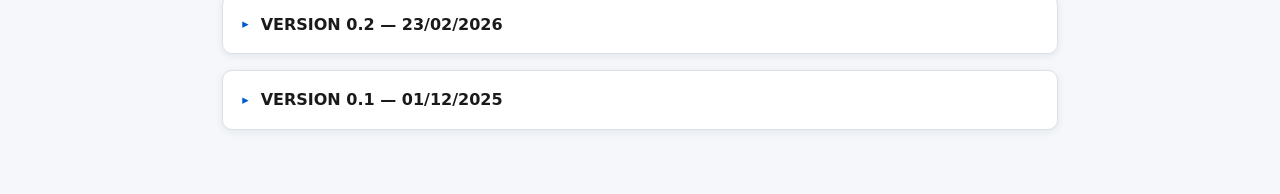
<file: patchnotes_gestima_nm.html>
<!doctype html>
<html lang="fr">
<head>
    <meta charset="utf-8">
    <meta name="viewport" content="width=device-width, initial-scale=1">
    <title>Gestima → Nomenclatures - Patchnotes</title>
    <link rel="stylesheet" href="style.css">
    <script>
        try {
            if (localStorage.getItem('equans-theme') === 'dark') {
                document.documentElement.classList.add('dark');
            }
        } catch (e) {
            // Ignoré : localStorage bloqué (iframe sandbox SharePoint)
        }
    </script>
    <script src="script.js" defer></script>
</head>
<body>

<header class="header">
    <div class="header-left">
        <img src="Logo_Axima_Concept_Equans.png" alt="Logo EQUANS" class="header-logo">
        <h1 class="header-title">Gestima → Nomenclatures</h1>
    </div>
    <div class="header-right">
        <button class="theme-toggle" type="button">🌙 Mode sombre</button>
    </div>
</header>

<a href="index.html" class="back-link">← Retour à l'accueil</a>

<main class="main">
<h1>Notes de version</h1>
<p class="version-info">Version actuelle : <strong>0.4</strong> — Publication : 22/04/2026</p>

<!-- ========================= README ========================= -->
<details>
    <summary><span class="chevron">▸</span>README - 24/03/2026</summary>
	<div class="content">
		<p> En cours de rédaction </p>
		<h3>FONCTIONNEMENT</h3>
			<p>
				Le but de ce code est de générer des nomenclatures depuis les éléments de GESTIMA, ainsi que de générer des import GESTIMA depuis des nomenclatures générées depuis cette application.
				Pour cela, il faut :
			</p>
			<ul class="tabbed">
				<li>Que ui.py et gestima_to_nm.py soient dans le même dossier</li>
				<li>Que template_gestima.xlsx soit dans le dossier :\\d29.tes.local\NTE\AFFAIRES\NUC\T4R1A2601\12.QE\02_Outils\03_GESTIMA\999_-_Export_NM_GESTIMA. Si ce lien venait à changer (changement de nom de dossier ou de fichier), alors le code n'est pas fonctionnel</li>
				<li>Le template_gestima.xlsx ne soit pas être modifié dans l'onglet "matrice_noms"</li>
				<li>Des colonnes peuvent être ajoutés dans "matrice_noms", mais après celles existantes</li>
				<li>Les critères spécifiques sont à rentrer à la suite dans l'onglet "matrice_noms" après les critères globaux</li>
				<li>L'onglet "center" permet de dire ou non si les nomenclatures doivent centrer certains critères. Par défaut FALSE si non présent</li>
				<li></li>
			</ul>
			
		<h3>PRE REQUIS</h3>
			<p>
				Il y a 2 étapes : installer python et installer les modules python nécessaires.
				(ETAPE 1) Il faut installer python via le portail d'entreprise (company portal) :
			</p>
			<ul>
				<li>Chercher "Portail d'entreprise" dans la recherche windows
				<li>Dans la barre de recherche en haut, taper "python" et appuyer sur "Entrer"
				<li>Cliquer sur "Python 3.13 - Microsoft Stope App"
				<li>Cliquer sur "Installer"
				<li>L'installation prend entre 5 et 10 minutes
				<break>
				(ETAPE 2) Il faut installer les modules via le fichier .bat
				<li>Aller dans le dossier \\d29.tes.local\NTE\AFFAIRES\NUC\T4R1A2601\12.QE\02_Outils\03_GESTIMA\999_-_Export_NM_GESTIMA\traitement_excel
				<li>Double cliquer sur "install_libraries.bat"
				<li>Cela installe les éléments nécessaire au traitement des données
				<li>Cela n'est PAS un virus, malgré une ouverture de l'invité de commande
				<li>Une fois terminé (environ 5 minutes max - le texte "Press any key to continue . . ." apparait), vous pouvez quitter l'invité de commande (soit la croix en haut à droite, soit en appuyant sur une touche du clavier, comme "A")
				
				L'application est désormais opérationelle.
			</ul>
			
			<h3>UTILISATION</h3>
				<p>
				Toujours dans le répertoire \999_-_Export_NM_GESTIMA:
				- Double cliquer sur ui.pyw
				</p>
			
	</div>
</details>

<!-- ========================= VERSION 0.4 — 22/04/2026 ========================= -->
<details open>
    <summary><span class="chevron">▸</span>VERSION 0.4 — 22/04/2026</summary>
    <div class="content">
        <h3>Modifications</h3>
        <ul>
			<li>Lorsqu'on choisi "ALL" dans les familles, cela exporte toutes les familles disponibles du ou des bâtiments choisies</li>
			<li>Les familles non présentes mais coché (ou quand ALL est coché) sont mentionné dans un message d'erreur (fenetre + .txt)</li>
			<li>Il y a désormais un excel par bâtiment, et non pas un excel par export</li>
			<li>L'interface apparait en haut a gauche d'un écran plutot que au milieu. Cela evite que la fenetre soit coupée</li>
			<li>Gestion des batiments et familles modifiés. Le batiment (building) est obligatoire dans le template GESTIMA</li>
			<li>Le template GESTIMA a une colonne supplémenatire pour spécifier a quel équipement appartient la ligne dans le cas des critères spécifiques</li>
			<li>Cette nouvelle ligne a apporté quelques bugs, mais ceux-ci sont désormais corrigés</li>
			<li>[05/05/2026] Modification pour les numéros de salles. Il faut utiliser "_" et non "-" comme séparation. Le cas échéant, une date sera automatiquement rentrée dans le CSV...</li>
			<li></li>
			<li></li>
			<li></li>
        </ul>
		
        <h3>Ajouts</h3>
        <ul>
            <li>Il est désormais possible de choisir un bâtiment. La liste est figée et devra être agrandie dans le temps</li>
            <li>Il est possible de choisir "ALL" pour les bâtiment, permettant de choisir tous les bâtiments disponible dans la liste</li>
			<li>Lorsqu'un bâtiment n'est pas présent dans l'excel de l'export, le fichier excel n'est pas généré pour ce batiment, et un message d'erreur apparait</li>
			<li>Il est possible de montrer la PDG ou non. Le + simple est de ne pas la montrer car cela engendre quelques bugs</li>
			<li>Après avoir chargé l'excel, il est possible de savoir ce qui est exportable par batiment en cliquant sur le bouton "Voir les données possibles"</li>
			<li>Gestion des erreurs retravaillée</li>
			<li>Un fichier .txt d'erreur apparait dans le dossier d'export si des erreurs ont été détécté (en + de la fenetre)</li>
        </ul>

    </div>
</details>

<!-- ========================= VERSION 0.3.1 — 20/03/2026 ========================= -->
<details>
    <summary><span class="chevron">▸</span>VERSION 0.3.1 — 20/03/2026</summary>
    <div class="content">
        <h3>Modifications</h3>
        <ul>
            <li>Modification de la donnée d'entrée du gabarit d'import, désormais dans le template excel</li>
			<li>Correction du bug ne générant pas des valeurs pour l'import GESTIMA</li>
			<li>Suppression des () et ajout des [] pour les unités des critères</li>
			<li>Ajout du critère "depth" manquant</li>
        </ul>
    </div>
</details>

<!-- ========================= VERSION 0.3 - 12/03/2026 ========================= -->
<details>
    <summary><span class="chevron">▸</span>VERSION 0.3 — 12/03/2026</summary>
    <div class="content">
        <h3>Modifications</h3>
        <ul>
            <li>Modification de l'UI pour l'ajout de la zone NM -> GESTIMA</li>
			<li>Refonte graphique de l'UI</li>
        </ul>

        <h3>Ajouts</h3>
        <ul>
            <li>RAS</li>
        </ul>
    </div>
</details>

<!-- ========================= VERSION 0.2 - 23/02/2026 ========================= -->
<details>
    <summary><span class="chevron">▸</span>VERSION 0.2 — 23/02/2026</summary>
    <div class="content">
        <h3>Modifications</h3>
        <ul>
            <li>Application désormais non buguée quand les équipements demandés ne sont pas dans la nomenclature exportée</li>
        </ul>

        <h3>Ajouts</h3>
        <ul>
            <li>RAS</li>
        </ul>
    </div>
</details>

<!-- ========================= VERSION 0.1 - 01/12/2025 ========================= -->
<details>
    <summary><span class="chevron">▸</span>VERSION 0.1 — 01/12/2025</summary>
    <div class="content">
        <h3>Modifications</h3>
        <ul>
            <li>RAS</li>
        </ul>

        <h3>Ajouts</h3>
        <ul>
            <li>Création de l'application</li>
        </ul>
    </div>
</details>

</main>

</body>
</html>
</file>
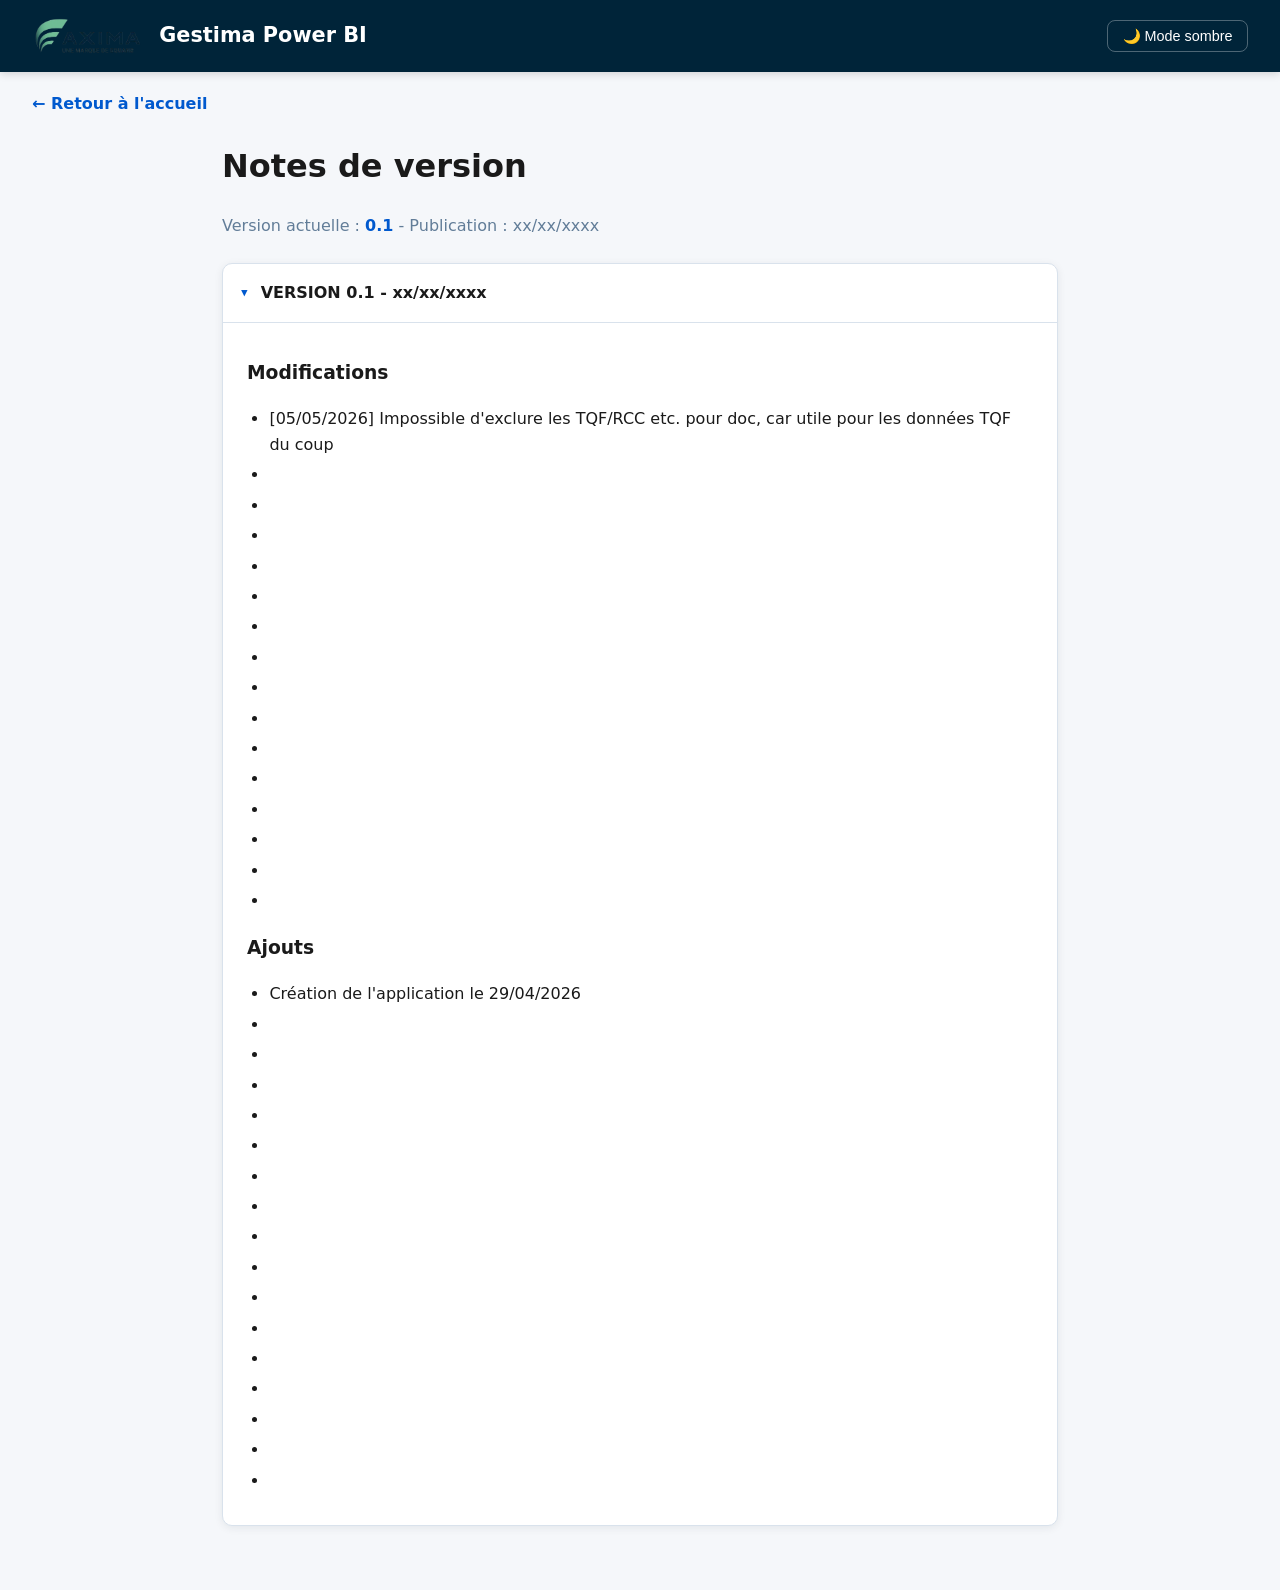
<file: patchnotes_gestima_PBI.html>
<!doctype html>
<html lang="fr">
<head>
    <meta charset="utf-8">
    <meta name="viewport" content="width=device-width, initial-scale=1">
    <title>Gestima Power BI - Patchnotes</title>
    <link rel="stylesheet" href="style.css">
    <script>
        try {
            if (localStorage.getItem('equans-theme') === 'dark') {
                document.documentElement.classList.add('dark');
            }
        } catch (e) {
            // Ignoré : localStorage bloqué (iframe sandbox SharePoint)
        }
    </script>
    <script src="script.js" defer></script>
</head>
<body>

<header class="header">
    <div class="header-left">
        <img src="Logo_Axima_Concept_Equans.png" alt="Logo EQUANS" class="header-logo">
        <h1 class="header-title">Gestima Power BI</h1>
    </div>
    <div class="header-right">
        <button class="theme-toggle" type="button">🌙 Mode sombre</button>
    </div>
</header>

<a href="index.html" class="back-link">← Retour à l'accueil</a>

<main class="main">
<h1>Notes de version</h1>
<p class="version-info">Version actuelle : <strong>0.1</strong> - Publication : xx/xx/xxxx</p>

<!-- ========================= VERSION 0.1 - 29/04/2026 ========================= -->
<details open>
    <summary><span class="chevron">▸</span>VERSION 0.1 - xx/xx/xxxx</summary>
    <div class="content">
        <h3>Modifications</h3>
        <ul>
            <li>[05/05/2026] Impossible d'exclure les TQF/RCC etc. pour doc, car utile pour les données TQF du coup</li>
			<li></li>
			<li></li>
			<li></li>
			<li></li>
			<li></li>
			<li></li>
			<li></li>
			<li></li>
			<li></li>
			<li></li>
			<li></li>
			<li></li>
			<li></li>
			<li></li>
			<li></li>
        </ul>

        <h3>Ajouts</h3>
        <ul>
            <li>Création de l'application le 29/04/2026</li>
			<li></li>
			<li></li>
			<li></li>
			<li></li>
			<li></li>
			<li></li>
			<li></li>
			<li></li>
			<li></li>
			<li></li>
			<li></li>
			<li></li>
			<li></li>
			<li></li>
			<li></li>
			<li></li>
        </ul>
    </div>
</details>

</main>

</body>
</html>
</file>
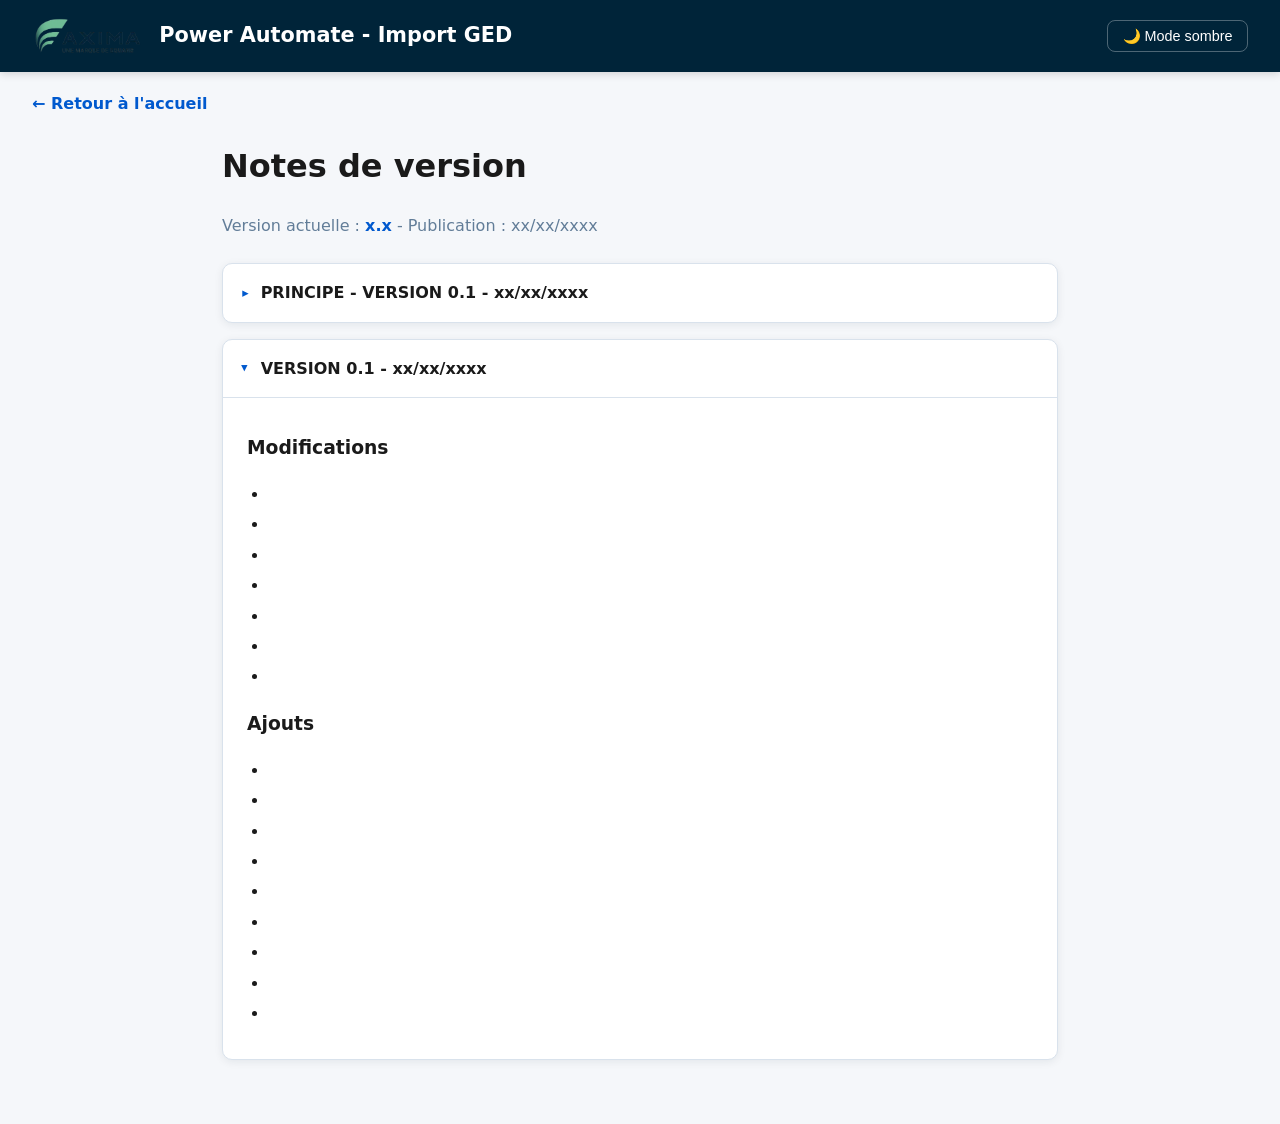
<file: patchnotes_PA_import_ged.html>
<!doctype html>
<html lang="fr">
<head>
    <meta charset="utf-8">
    <meta name="viewport" content="width=device-width, initial-scale=1">
    <title>Power Automate - Import GED - Patchnotes</title>
    <link rel="stylesheet" href="style.css">
    <script>
        try {
            if (localStorage.getItem('equans-theme') === 'dark') {
                document.documentElement.classList.add('dark');
            }
        } catch (e) {
            // Ignoré : localStorage bloqué (iframe sandbox SharePoint)
        }
    </script>
    <script src="script.js" defer></script>
</head>
<body>

<header class="header">
    <div class="header-left">
        <img src="Logo_Axima_Concept_Equans.png" alt="Logo EQUANS" class="header-logo">
        <h1 class="header-title">Power Automate - Import GED</h1>
    </div>
    <div class="header-right">
        <button class="theme-toggle" type="button">🌙 Mode sombre</button>
    </div>
</header>

<a href="index.html" class="back-link">← Retour à l'accueil</a>

<main class="main">
<h1>Notes de version</h1>
<p class="version-info">Version actuelle : <strong>x.x</strong> - Publication : xx/xx/xxxx</p>

<!-- ========================= PRINCIPE ========================= -->
<details>
	<summary><span class="chevron">▸</span>PRINCIPE - VERSION 0.1 - xx/xx/xxxx</summary>
	<div class="content">
        <h3>Liste des actions</h3>
        <ul>
			<li><h3>GENERAL</h3></li>
			
			<li>Manually trigger a flow : Permet de lancer l'application. Permet aussi de récupérer le CSV de la GED pour analyse et traitement (input user)</li>
			<li>ComposeTimeIn : Permet de récupérer l'heure du début du process. Sert a la fin pour calculer le temps d'éxécution du flow</li>
			<li>GetItemsA02 : Permet d'avoir la liste des utilisateurs LABGENE</li>
			<li>SelectA02 : Permet d'avoir un array type {gaia: nom}</li>
			<li>JoinA02 : On prépare l'export au format JSON afin d'avoir un vrai dicitonnaire</li>
			<li>ComposeA02json : On compose le dictionnaire JSON, permettant ainsi de faire des liens facile entre un numéro GAIA et un nom</li>
			<li>ComposeCSV : Récupère les données du csv de la GED en un élément lisible pour power automate et le traitement de données</li>
			<li>ComposeCSVTable : Transforme la ligne de données CSV en un tableau de 2 colonnes : l'ID et la grande ligne</li>
			<li>ComposeHeader : Récupère les entêtes des colonnes</li>
			<li>FilterArrayB01 : Permet d'avoir un tableau uniquement composé de document contractuels</li>
			<li>SelectB01CSV : Permet de créer à l'échelle 1:1 les éléments présent dans B01, par simplicité.</li>
			<li>FilterArrayB02 : Permet d'avoir uniquement les TQF et COR</li>
			<li>SelectB02CSV : Permet de créer à l'échelle 1:1 les éléments présent dans B02, par simplicité.</li>
			
			<li><h3>RECUP BDD</h3></li>
			
			<li>GetItemsB01 : Permet de récupérer les élément de la BDD B01</li>
			<li>SelectB01Quick : On fait une liste de type [] avec chaque tag complet de la BDD</li>
			<li>SelectB01CSVQuick : On fait une liste de type [] avec chaque tag complet du CSV (donc traité au préalable avant)</li>
			<li>FilterArrayPresentB01 : On check les élément du CSV non présent dans la BDD</li>
			<li>SelectB01 : Permet de garder niquement l'ID et le tag afin de voir si celui-ci existe ou non en comparaison avec le CSV intégré</li>
			<li>JoinB01 : Permet de joindre les éléments avec une, afin de faire un JSON</li>
			<li>ComposeB01json : On le met au format JSON</li>
			<li>FilterArrayB01New : On fait une query pour avoir les éléments non présent dans la BDD. Cela rend les "quick" obsolète. je garde pour le principe</li>
			<li>ApplyToEachB01New : Loop sur chaque item nouveau du CSV non présentdans la BDD</li>
			<ul><li>CreateItemB01 : Créé le nouvel item dans la BDD B01</li></ul>
			<li>GetItemsB02 : Permet de récupérer les élément de la BDD B02</li>
			<li>SelectB02 : Permet de garder niquement l'ID et le tag afin de voir si celui-ci existe ou non en comparaison avec le CSV intégré</li>
			<li>JoinB02 : Permet de joindre les éléments avec une, afin de faire un JSON</li>
			<li>ComposeB02json : On le met au format JSON</li>
			<li>FilterArrayB02New : On fait une query pour avoir les éléments non présent dans la BDD
			<li>ApplyToEachB02New : Loop sur chaque item nouveau du CSV non présentdans la BDD</li>
			<ul><li>CreateItemB02 : Créé le nouvel item dans la BDD B02</li></ul>
			
			<li><h3>TOUCHE FINALE</h3></li>
			
			<li>ComposeTimeOut : Permet de connaitre l'heure de la fin d'éxecution</li>
			<li>ComposeComputeTime : Prend les valeurs d'entrée et sortie de temps afin de calculer le temps d'execution</li>
			<li>CreateItemA08 : Permet de sauvegarder le fait qu'un flow a été lancé a un moment donné</li>
			<li>SendAnEmailV2 : Envoi un email a l'utilisateur et a moi pour savoir qu'un flow a été lancé</li>
			<li></li>
			<li></li>
			<li></li>
			<li></li>
			<li></li>
			<li></li>
			
		</ul>
	</div>
</details>

<!-- ========================= VERSION 0.1 ========================= -->
<details open>
	<summary><span class="chevron">▸</span>VERSION 0.1 - xx/xx/xxxx</summary>
	<div class="content">
        <h3>Modifications</h3>
        <ul>
            <li></li>
			<li></li>
			<li></li>
			<li></li>
			<li></li>
			<li></li>
			<li></li>

        </ul>
        <h3>Ajouts</h3>
        <ul>
			<li></li>
			<li></li>
			<li></li>
			<li></li>
			<li></li>
			<li></li>
			<li></li>
			<li></li>
			<li></li>
		</ul>
	</div>
</details>

</main>

</body>
</html>
</file>
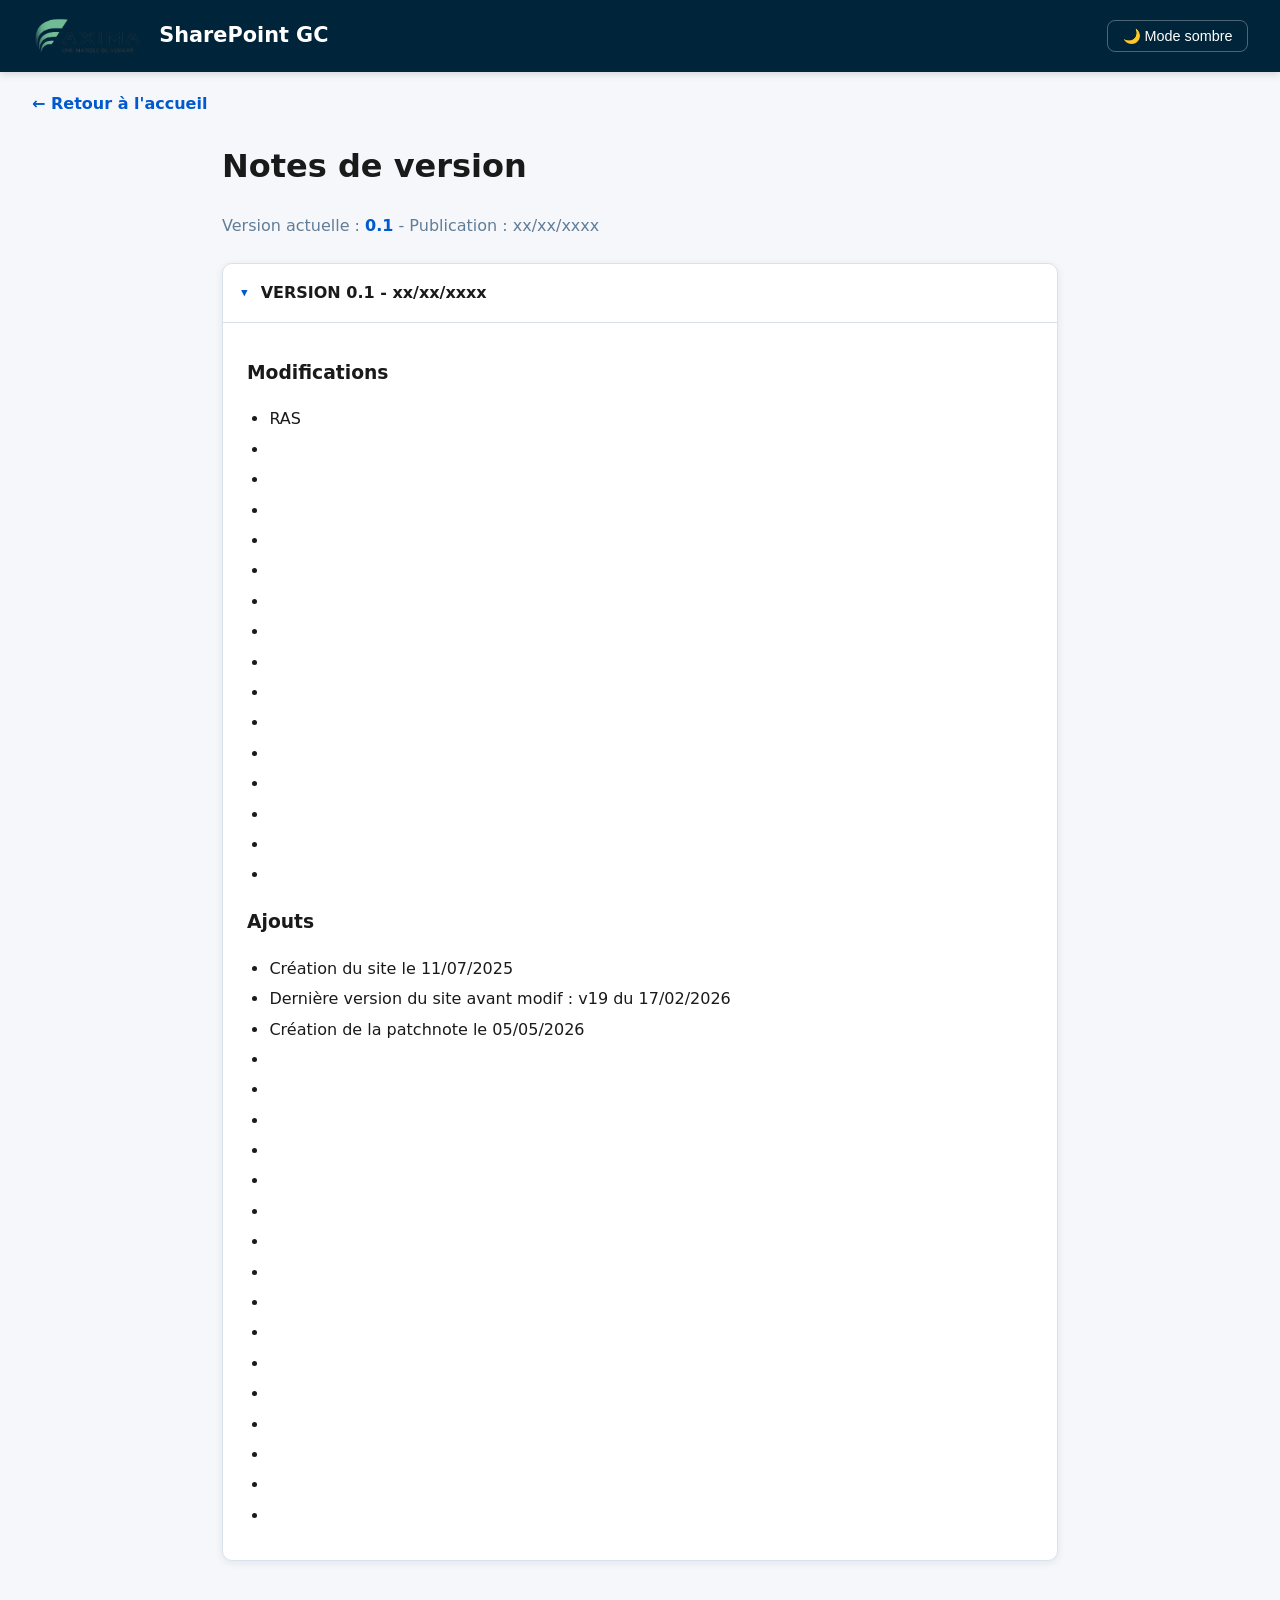
<file: patchnotes_sharepoint_GC.html>
<!doctype html>
<html lang="fr">
<head>
    <meta charset="utf-8">
    <meta name="viewport" content="width=device-width, initial-scale=1">
    <title>SharePoint GC - Patchnotes</title>
    <link rel="stylesheet" href="style.css">
    <script>
        try {
            if (localStorage.getItem('equans-theme') === 'dark') {
                document.documentElement.classList.add('dark');
            }
        } catch (e) {
            // Ignoré : localStorage bloqué (iframe sandbox SharePoint)
        }
    </script>
    <script src="script.js" defer></script>
</head>
<body>

<header class="header">
    <div class="header-left">
        <img src="Logo_Axima_Concept_Equans.png" alt="Logo EQUANS" class="header-logo">
        <h1 class="header-title">SharePoint GC</h1>
    </div>
    <div class="header-right">
        <button class="theme-toggle" type="button">🌙 Mode sombre</button>
    </div>
</header>

<a href="index.html" class="back-link">← Retour à l'accueil</a>

<main class="main">
<h1>Notes de version</h1>
<p class="version-info">Version actuelle : <strong>0.1</strong> - Publication : xx/xx/xxxx</p>

<!-- ========================= VERSION 0.1 - 05/05/2026 ========================= -->
<details open>
    <summary><span class="chevron">▸</span>VERSION 0.1 - xx/xx/xxxx</summary>
    <div class="content">
        <h3>Modifications</h3>
        <ul>
            <li>RAS</li>
			<li></li>
			<li></li>
			<li></li>
			<li></li>
			<li></li>
			<li></li>
			<li></li>
			<li></li>
			<li></li>
			<li></li>
			<li></li>
			<li></li>
			<li></li>
			<li></li>
			<li></li>
        </ul>

        <h3>Ajouts</h3>
        <ul>
			<li>Création du site le 11/07/2025 </li>
			<li>Dernière version du site avant modif : v19 du 17/02/2026</li>
            <li>Création de la patchnote le 05/05/2026</li>
			<li></li>
			<li></li>
			<li></li>
			<li></li>
			<li></li>
			<li></li>
			<li></li>
			<li></li>
			<li></li>
			<li></li>
			<li></li>
			<li></li>
			<li></li>
			<li></li>
			<li></li>
			<li></li>
        </ul>
    </div>
</details>

</main>

</body>
</html>
</file>
<file: style.css>
/* ============================================
   EQUANS Patchnotes - Style global
   ============================================ */

/* ---------- Variables & thèmes ---------- */
:root {
    /* Couleurs EQUANS - Primary */
    --equans-green: #70BD95;
    --equans-dark: #002439;
    --equans-white: #FFFFFF;

    /* Couleurs EQUANS - Secondary */
    --equans-blue: #0059CE;
    --equans-orange: #FF9600;
    --equans-yellow: #FFCA00;
    --equans-lime: #76C512;
    --equans-purple: #C865FF;
    --equans-pink: #FF0080;
    --equans-neon: #B7F100;
    --equans-cyan: #00DEE8;

    /* Thème clair (défaut) */
    --bg: #f5f7fa;
    --fg: #1a1a1a;
    --surface: #ffffff;
    --surface-hover: #f0f4f8;
    --border: #d9e2ec;
    --muted: #627d98;
    --accent: var(--equans-blue);
    --accent-bg: #e7f0ff;
    --header-bg: var(--equans-dark);
    --header-fg: var(--equans-white);
    --card-shadow: 0 2px 8px rgba(0, 36, 57, 0.08);
    --card-shadow-hover: 0 6px 20px rgba(0, 36, 57, 0.15);
    --tag-bg: #eef2f7;
    --tag-fg: #334e68;

    tab-size: 4;
    -moz-tab-size: 4;
}

html.dark {
    /* Thème sombre */
    --bg: #0b0f14;
    --fg: #e5e7eb;
    --surface: #111827;
    --surface-hover: #1a2332;
    --border: #1f2937;
    --muted: #9ca3af;
    --accent: #60a5fa;
    --accent-bg: #0b223d;
    --header-bg: #0a1a2e;
    --header-fg: #e5e7eb;
    --card-shadow: 0 2px 8px rgba(0, 0, 0, 0.3);
    --card-shadow-hover: 0 6px 20px rgba(0, 0, 0, 0.5);
    --tag-bg: #1f2937;
    --tag-fg: #9ca3af;
}

/* ---------- Base ---------- */
* {
    box-sizing: border-box;
}

body {
    background: var(--bg);
    color: var(--fg);
    margin: 0;
    padding: 0;
    font-family: system-ui, -apple-system, "Segoe UI", Roboto, sans-serif;
    line-height: 1.6;
    transition: background 0.3s ease, color 0.3s ease;
}

/* ---------- Bandeau / Header ---------- */
.header {
    background: var(--header-bg);
    color: var(--header-fg);
    padding: 1rem 2rem;
    display: flex;
    align-items: center;
    justify-content: space-between;
    gap: 1rem;
    box-shadow: 0 2px 8px rgba(0, 0, 0, 0.15);
    position: sticky;
    top: 0;
    z-index: 100;
    transition: background 0.3s ease;
}

.header-left {
    display: flex;
    align-items: center;
    gap: 1rem;
    flex-wrap: wrap;
}

.header-logo {
    height: 40px;
    width: auto;
    max-width: 200px;
    object-fit: contain;
}

.header-title {
    font-size: 1.3rem;
    font-weight: 700;
    margin: 0;
    color: var(--header-fg);
}

.header-right {
    display: flex;
    align-items: center;
    gap: 0.75rem;
}

/* ---------- Bouton toggle mode sombre ---------- */
.theme-toggle {
    background: transparent;
    border: 1px solid rgba(255, 255, 255, 0.3);
    color: var(--header-fg);
    border-radius: 8px;
    padding: 0.4rem 0.9rem;
    font-size: 0.9rem;
    cursor: pointer;
    display: flex;
    align-items: center;
    gap: 0.4rem;
    transition: background 0.2s ease, border-color 0.2s ease;
}

.theme-toggle:hover {
    background: rgba(255, 255, 255, 0.1);
    border-color: rgba(255, 255, 255, 0.5);
}

/* ---------- Lien retour accueil ---------- */
.back-link {
    display: inline-flex;
    align-items: center;
    gap: 0.4rem;
    color: var(--accent);
    text-decoration: none;
    font-weight: 600;
    margin: 1.2rem 2rem 0;
    transition: color 0.2s ease;
}

.back-link:hover {
    color: var(--equans-green);
    text-decoration: underline;
}

/* ---------- Contenu principal ---------- */
.main {
    max-width: 900px;
    margin: 0 auto;
    padding: 1.5rem 2rem 3rem;
}

h1 {
    margin-top: 0;
    font-size: 2rem;
    color: var(--fg);
}

h2 {
    color: var(--fg);
}

h3 {
    color: var(--fg);
    margin-top: 1.2rem;
}

p {
    color: var(--fg);
}

.version-info {
    color: var(--muted);
    margin-bottom: 1.5rem;
}

.version-info strong {
    color: var(--accent);
}

/* ---------- Détails / Accordéon ---------- */
details {
    border: 1px solid var(--border);
    background: var(--surface);
    border-radius: 10px;
    margin: 1rem 0;
    padding: 0;
    overflow: hidden;
    box-shadow: var(--card-shadow);
    transition: box-shadow 0.2s ease, border-color 0.2s ease;
}

details:hover {
    border-color: var(--equans-green);
    box-shadow: var(--card-shadow-hover);
}

summary {
    cursor: pointer;
    padding: 1rem 1.2rem;
    font-weight: 700;
    display: flex;
    align-items: center;
    gap: 0.75rem;
    list-style: none;
    user-select: none;
    color: var(--fg);
    transition: background 0.2s ease;
}

summary:hover {
    background: var(--surface-hover);
}

summary::-webkit-details-marker {
    display: none;
}

.chevron {
    display: inline-block;
    transform: rotate(0deg);
    transition: transform 0.3s ease;
    color: var(--accent);
    font-size: 0.8em;
}

details[open] .chevron {
    transform: rotate(90deg);
}

.content {
    padding: 1rem 1.5rem;
    border-top: 1px solid var(--border);
    animation: slideDown 0.3s ease;
}

@keyframes slideDown {
    from {
        opacity: 0;
        transform: translateY(-8px);
    }
    to {
        opacity: 1;
        transform: translateY(0);
    }
}

ul {
    padding-left: 1.4rem;
    margin-top: 0.25rem;
}

ul.tabbed {
    padding-left: 80px;
}

li {
    margin-bottom: 0.3rem;
}

code {
    background: var(--accent-bg);
    padding: 0.15rem 0.35rem;
    border-radius: 5px;
    border: 1px solid var(--border);
    font-size: 0.9em;
    color: var(--fg);
}

/* ---------- Page d'accueil : cartes ---------- */
.cards-grid {
    display: grid;
    grid-template-columns: repeat(auto-fill, minmax(280px, 1fr));
    gap: 1.2rem;
    margin-top: 1.5rem;
}

.card {
    display: block;
    background: var(--surface);
    border: 1px solid var(--border);
    border-radius: 12px;
    padding: 1.2rem 1.4rem;
    text-decoration: none;
    color: var(--fg);
    box-shadow: var(--card-shadow);
    transition: transform 0.2s ease, box-shadow 0.2s ease, border-color 0.2s ease;
    position: relative;
    overflow: hidden;
}

.card::before {
    content: "";
    position: absolute;
    top: 0;
    left: 0;
    width: 100%;
    height: 4px;
    background: var(--card-accent, var(--equans-green));
    transition: height 0.2s ease;
}

.card:hover {
    transform: translateY(-4px);
    box-shadow: var(--card-shadow-hover);
    border-color: var(--card-accent, var(--equans-green));
}

.card:hover::before {
    height: 6px;
}

.card-title {
    font-size: 1.1rem;
    font-weight: 700;
    margin: 0.5rem 0 0.3rem;
    color: var(--fg);
}

.card-version {
    font-size: 0.9rem;
    color: var(--muted);
    margin: 0;
}

.card-version strong {
    color: var(--accent);
}

.card-arrow {
    position: absolute;
    top: 1rem;
    right: 1rem;
    font-size: 1.2rem;
    color: var(--muted);
    transition: transform 0.2s ease, color 0.2s ease;
}

.card:hover .card-arrow {
    transform: translateX(4px);
    color: var(--card-accent, var(--equans-green));
}

/* Accents de couleur par carte */
.card-accent-green { --card-accent: var(--equans-green); }
.card-accent-blue { --card-accent: var(--equans-blue); }
.card-accent-orange { --card-accent: var(--equans-orange); }
.card-accent-yellow { --card-accent: var(--equans-yellow); }
.card-accent-lime { --card-accent: var(--equans-lime); }
.card-accent-purple { --card-accent: var(--equans-purple); }
.card-accent-pink { --card-accent: var(--equans-pink); }
.card-accent-neon { --card-accent: var(--equans-neon); }
.card-accent-cyan { --card-accent: var(--equans-cyan); }

/* ---------- Responsive ---------- */
@media (max-width: 600px) {
    .header {
        padding: 0.8rem 1rem;
        flex-direction: column;
        align-items: flex-start;
        gap: 0.5rem;
    }

    .header-logo {
        height: 32px;
    }

    .main {
        padding: 1rem 1rem 2rem;
    }

    .back-link {
        margin: 1rem 1rem 0;
    }

    .cards-grid {
        grid-template-columns: 1fr;
    }
}
</file>
